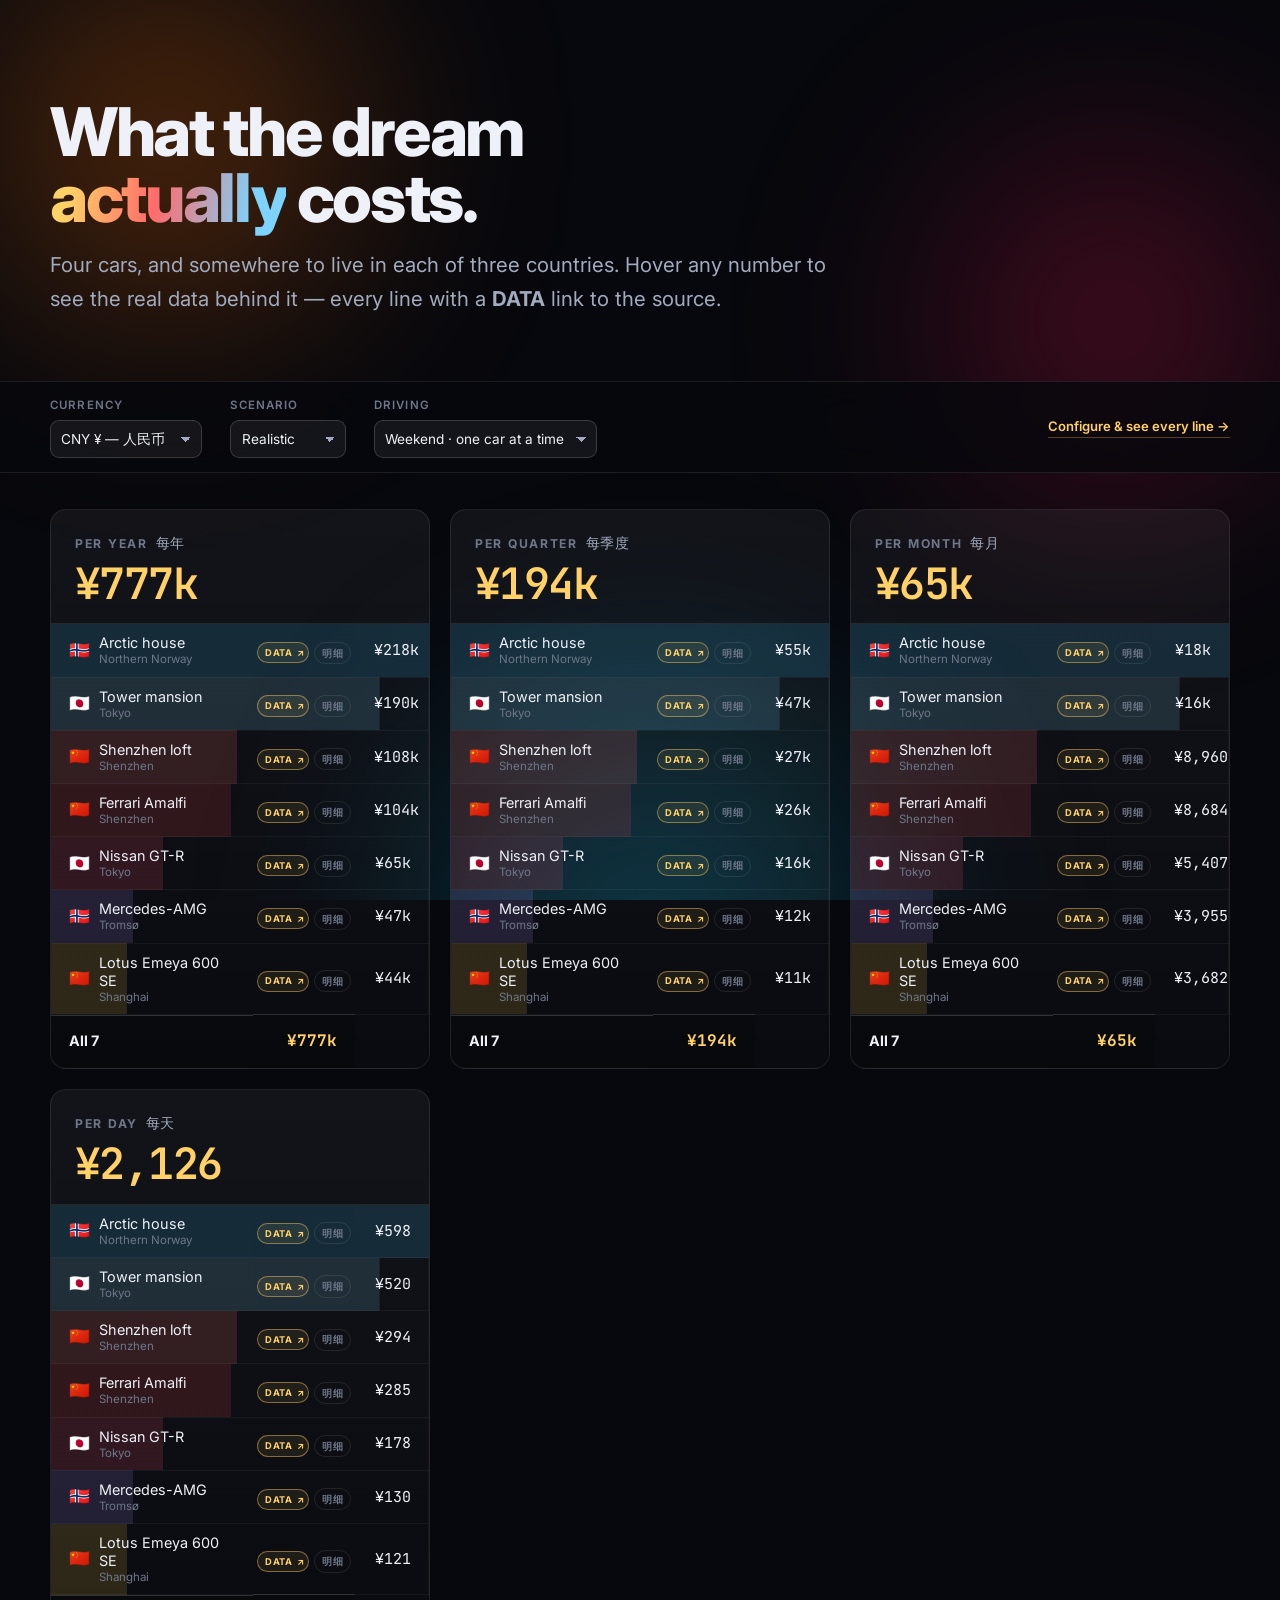
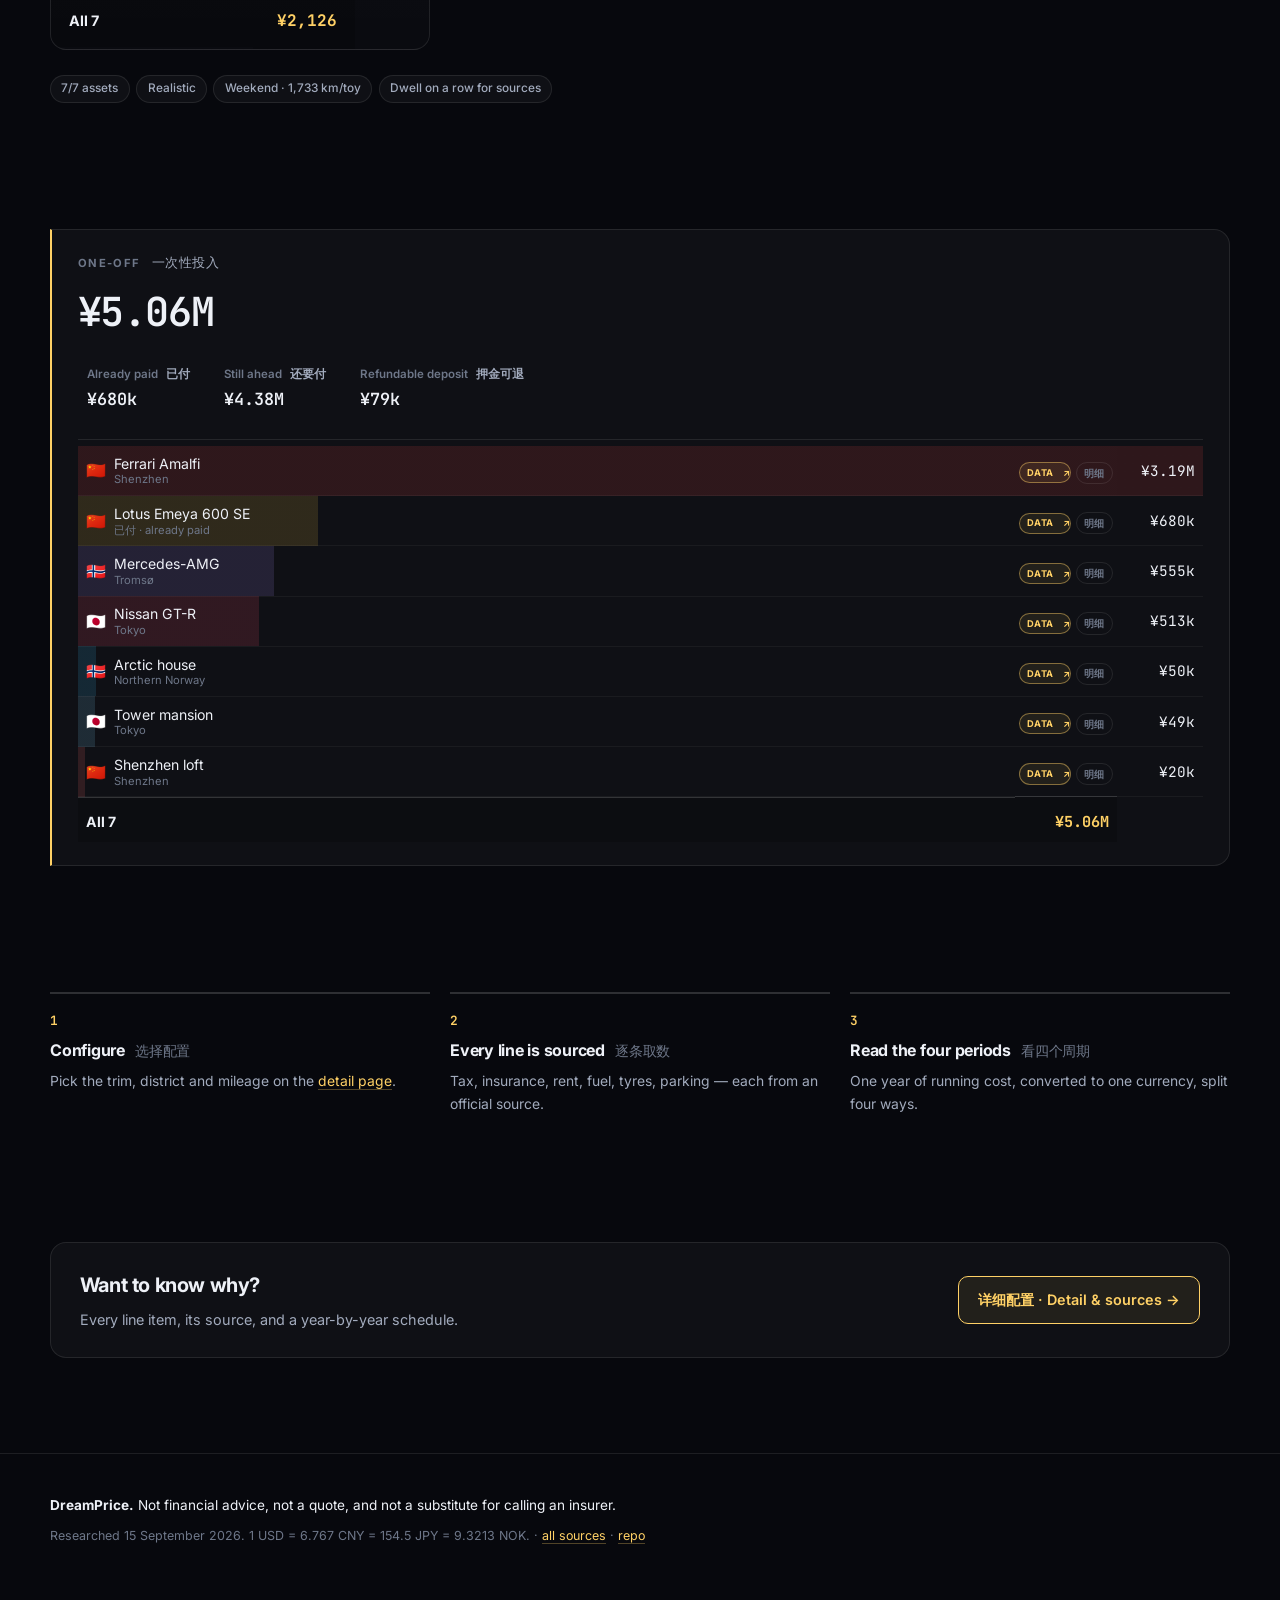
<file: index.html>
<!DOCTYPE html>
<html lang="en">
<head>
<meta charset="utf-8" />
<meta name="viewport" content="width=device-width, initial-scale=1" />
<title>DreamPrice — what the dream costs per year, quarter, month and day</title>
<meta name="description" content="What seven dream assets across China, Japan and Norway cost to keep — per year, per quarter, per month and per day. Every figure from a tax table, an official tariff or a live listing." />
<meta name="color-scheme" content="dark" />
<meta property="og:title" content="DreamPrice — what the dream actually costs" />
<meta property="og:description" content="Per year, per quarter, per month, per day. Seven assets, three countries, every figure sourced." />
<link rel="preconnect" href="https://fonts.googleapis.com" />
<link rel="preconnect" href="https://fonts.gstatic.com" crossorigin />
<link href="https://fonts.googleapis.com/css2?family=Inter:wght@400;500;600;700;800&family=JetBrains+Mono:wght@400;600&display=swap" rel="stylesheet" />
<link rel="stylesheet" href="./assets/css/styles.css" />
</head>
<body>

<div class="aurora" aria-hidden="true"><span></span><span></span><span></span></div>

<header class="hero hero-slim">
  <div class="wrap">
    <h1>What the dream<br /><em>actually</em> costs.</h1>
    <p class="lede">
      Four cars, and somewhere to live in each of three countries. Hover any number to see the
      real data behind it — every line with a <strong>DATA</strong> link to the source.
    </p>
  </div>
</header>

<nav class="controls" id="controls" aria-label="Model settings">
  <div class="wrap controls-inner">
    <label class="ctl">
      <span>Currency</span>
      <select id="currency">
        <option value="CNY">CNY ¥ — 人民币</option>
        <option value="JPY">JPY ¥ — 円</option>
        <option value="NOK">NOK kr — kroner</option>
        <option value="USD">USD $</option>
        <option value="EUR">EUR €</option>
      </select>
    </label>
    <label class="ctl">
      <span>Scenario</span>
      <select id="scenario">
        <option value="low">Optimistic</option>
        <option value="base">Realistic</option>
        <option value="high">Pessimistic</option>
      </select>
    </label>
    <label class="ctl">
      <span>Driving</span>
      <select id="drive-mode">
        <option value="weekend">Weekend · one car at a time</option>
        <option value="as_set">As dialled on detail</option>
      </select>
    </label>
    <a class="ctl-link" href="./details.html">Configure &amp; see every line →</a>
  </div>
</nav>

<main>

  <!-- The answer, four ways. Nothing else on this page competes with it. -->
  <section class="wrap band band-tight">
    <div class="periods" id="periods"></div>
  </section>

  <section class="wrap band">
    <div class="upfront" id="upfront"></div>
  </section>

  <section class="wrap band">
    <div class="steps">
      <div class="step">
        <b>1</b>
        <h3>Configure <small>选择配置</small></h3>
        <p>Pick the trim, district and mileage on the <a href="./details.html">detail page</a>.</p>
      </div>
      <div class="step">
        <b>2</b>
        <h3>Every line is sourced <small>逐条取数</small></h3>
        <p>Tax, insurance, rent, fuel, tyres, parking — each from an official source.</p>
      </div>
      <div class="step">
        <b>3</b>
        <h3>Read the four periods <small>看四个周期</small></h3>
        <p>One year of running cost, converted to one currency, split four ways.</p>
      </div>
    </div>
  </section>

  <section class="wrap band">
    <div class="cta">
      <div>
        <h2>Want to know why?</h2>
        <p>Every line item, its source, and a year-by-year schedule.</p>
      </div>
      <a class="btn" href="./details.html">详细配置 · Detail &amp; sources →</a>
    </div>
  </section>

</main>

<footer>
  <div class="wrap">
    <p><strong>DreamPrice.</strong> Not financial advice, not a quote, and not a substitute for calling an insurer.</p>
    <p class="muted">
      Researched <time datetime="2026-09-15">15 September 2026</time>.
      <span id="fx-stamp"></span>
      · <a href="./details.html#sources">all sources</a>
      · <a href="https://github.com/ETOgaosion/DreamPrice">repo</a>
    </p>
  </div>
</footer>

<script type="module" src="./assets/js/overview.js"></script>
</body>
</html>
</file>
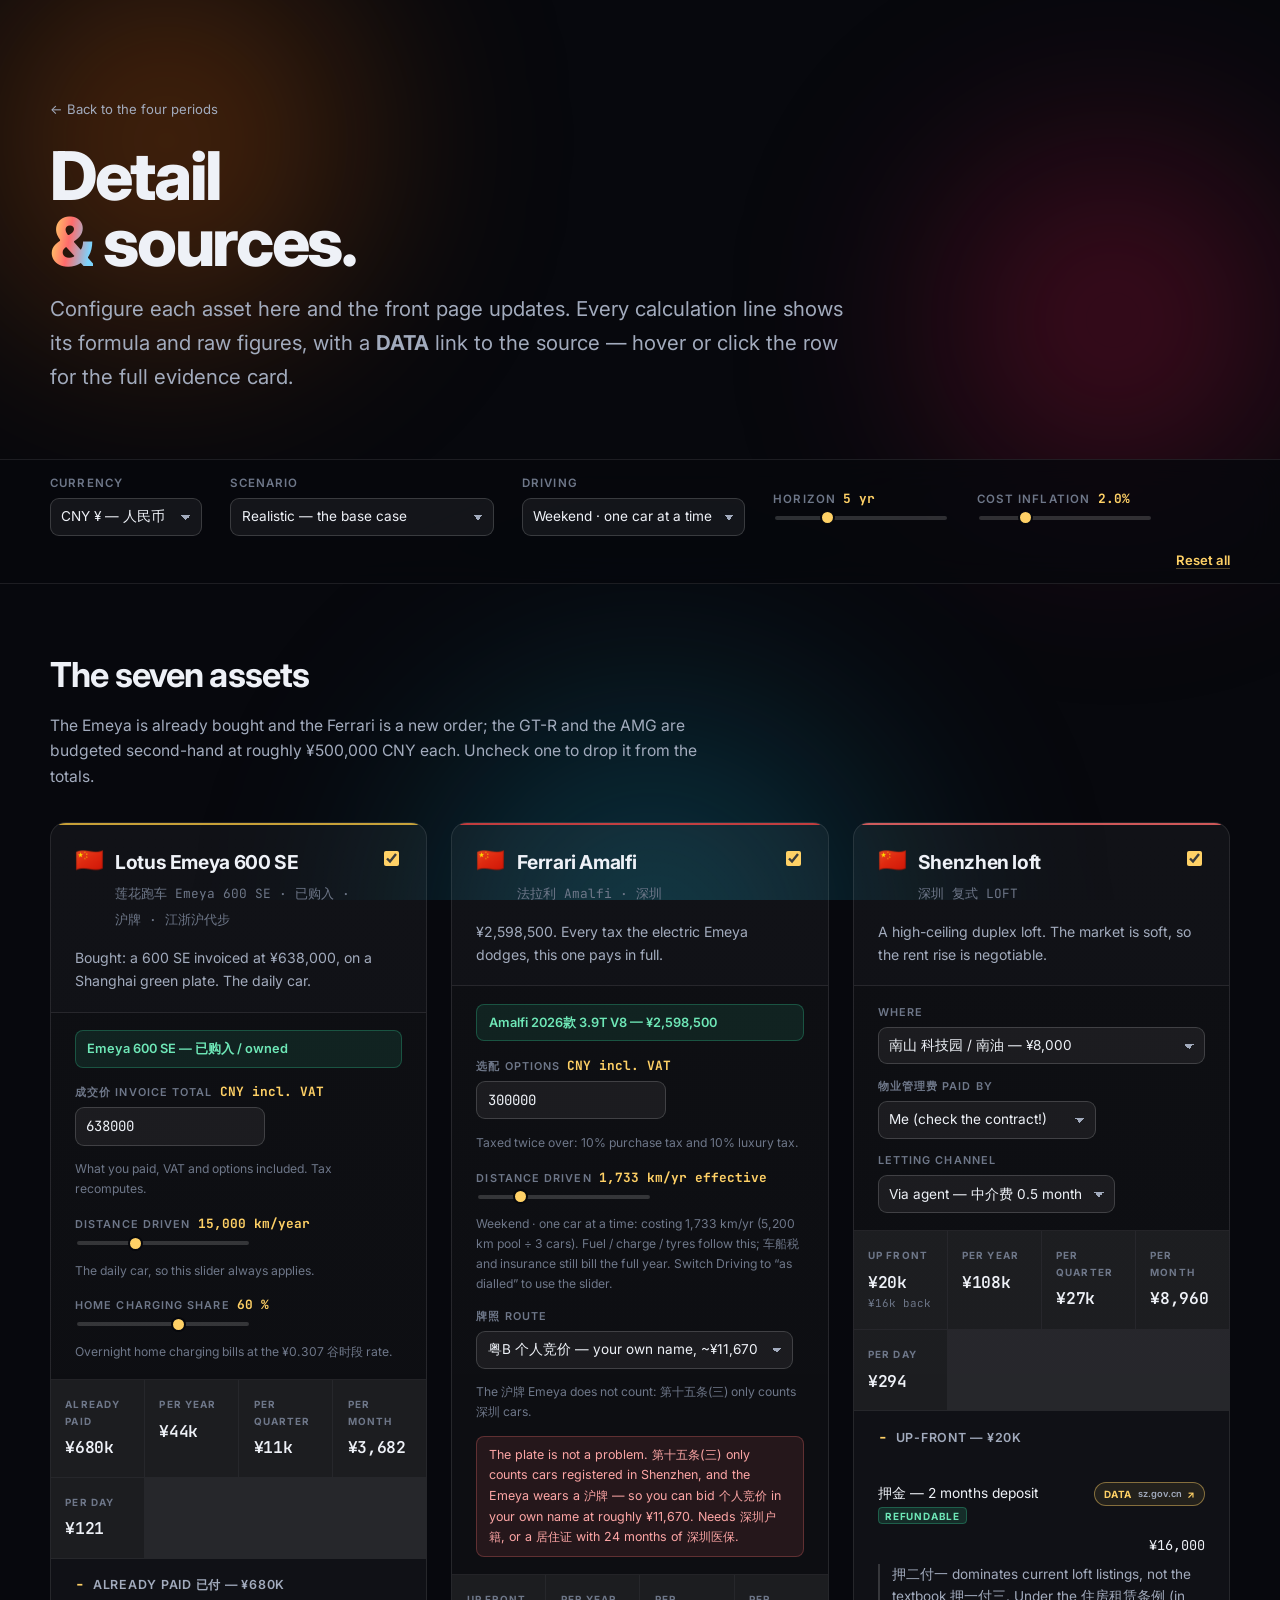
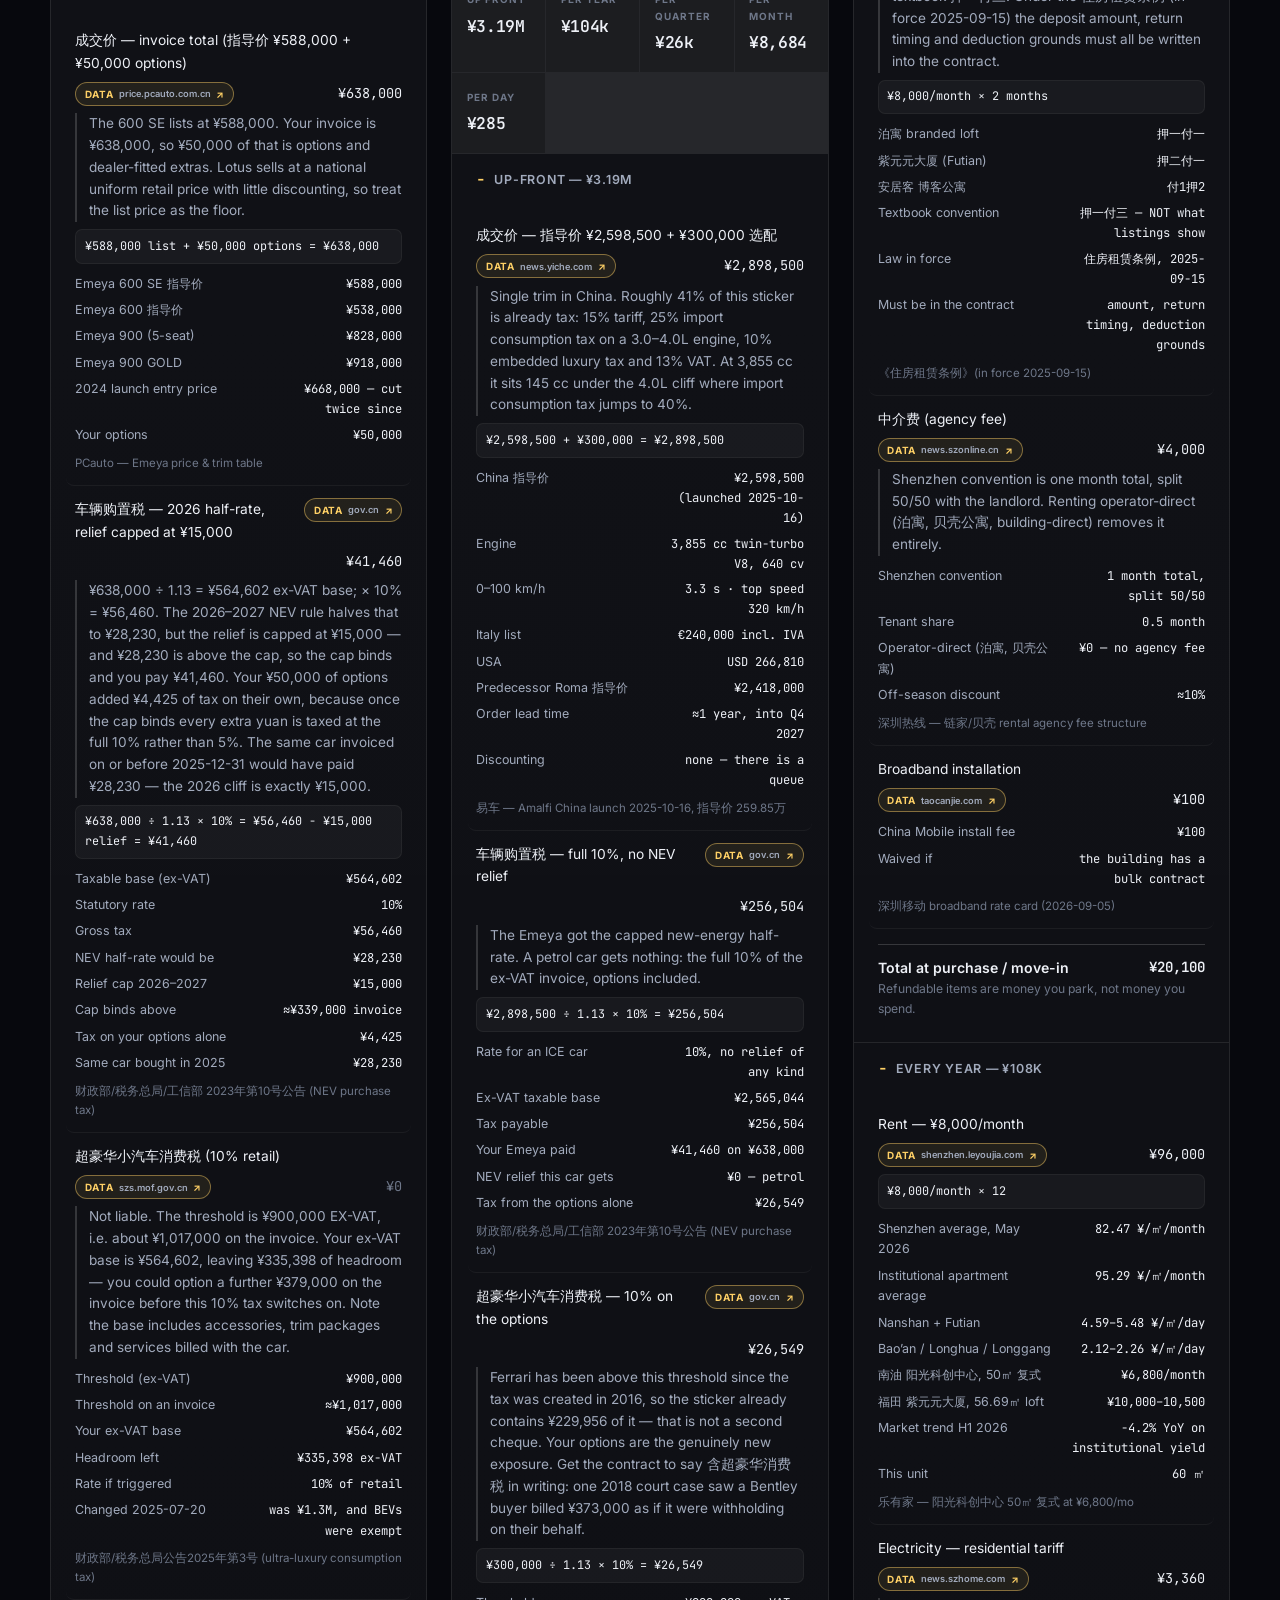
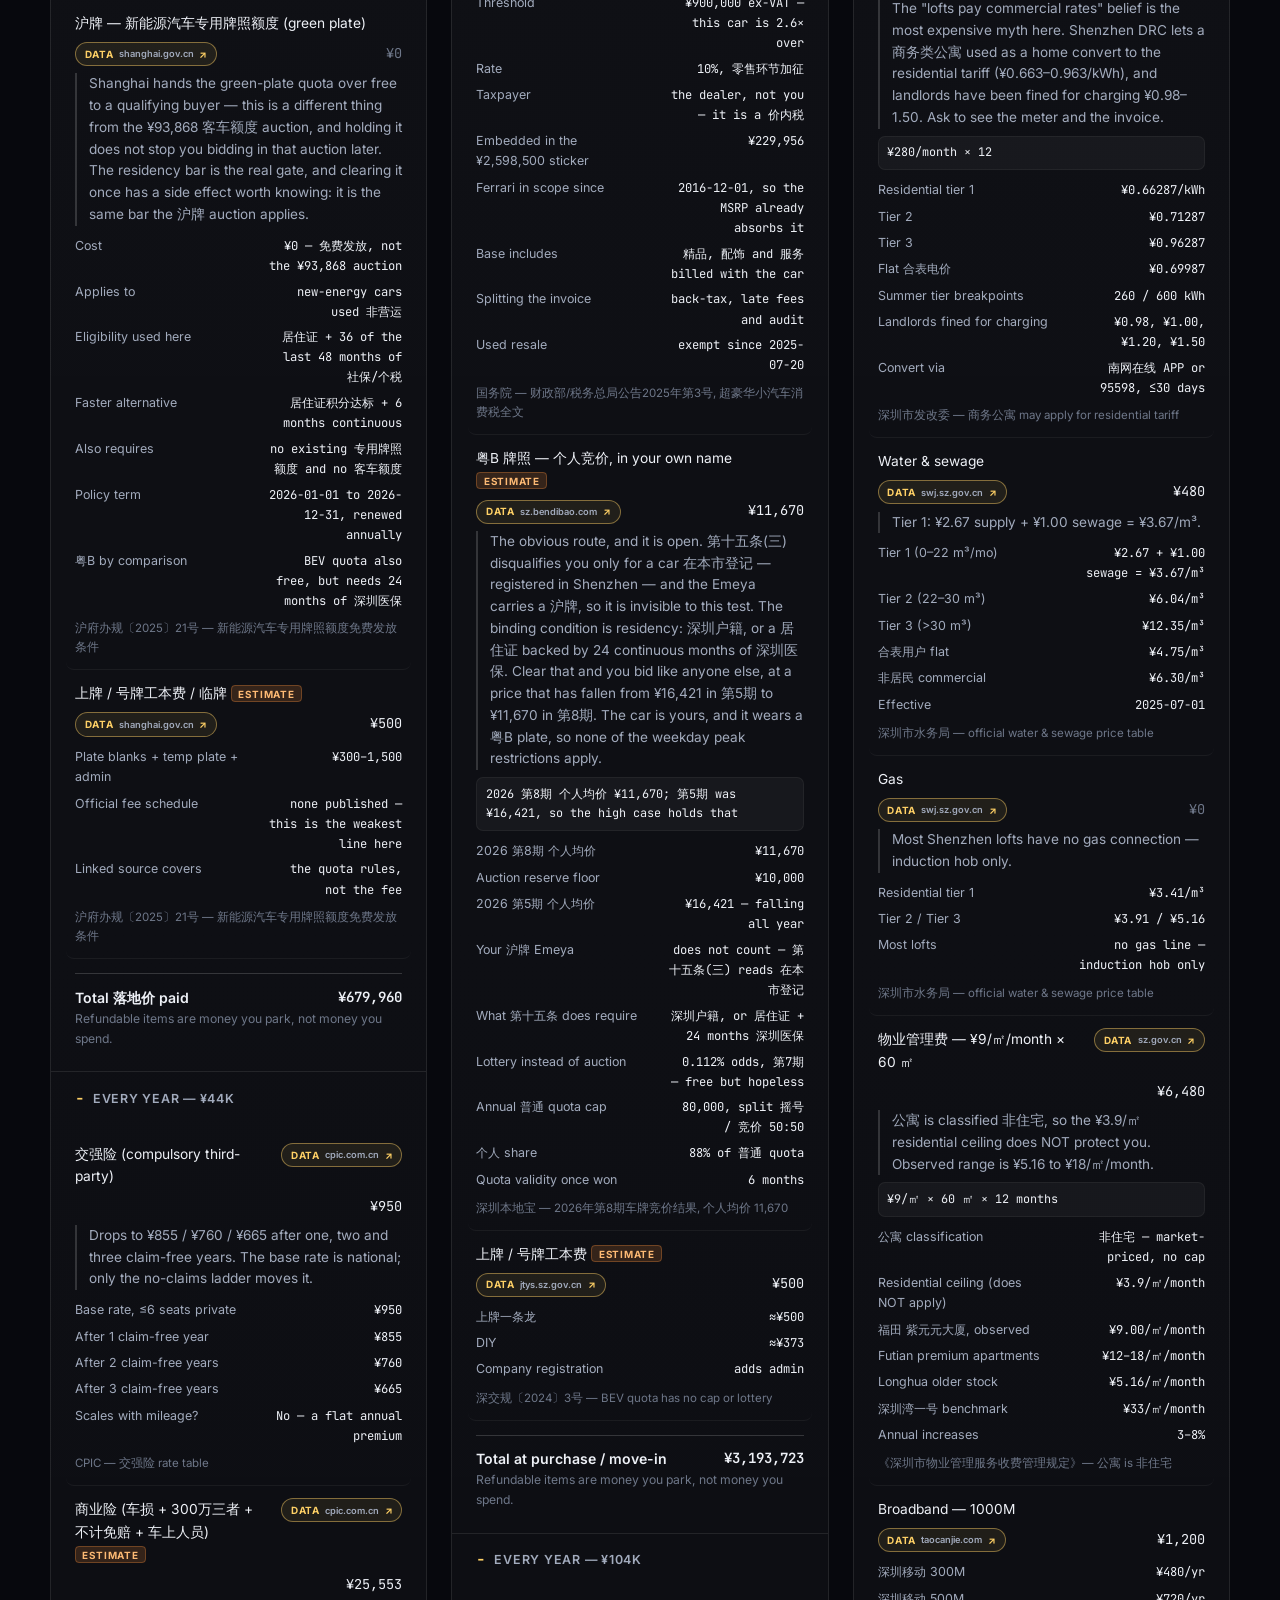
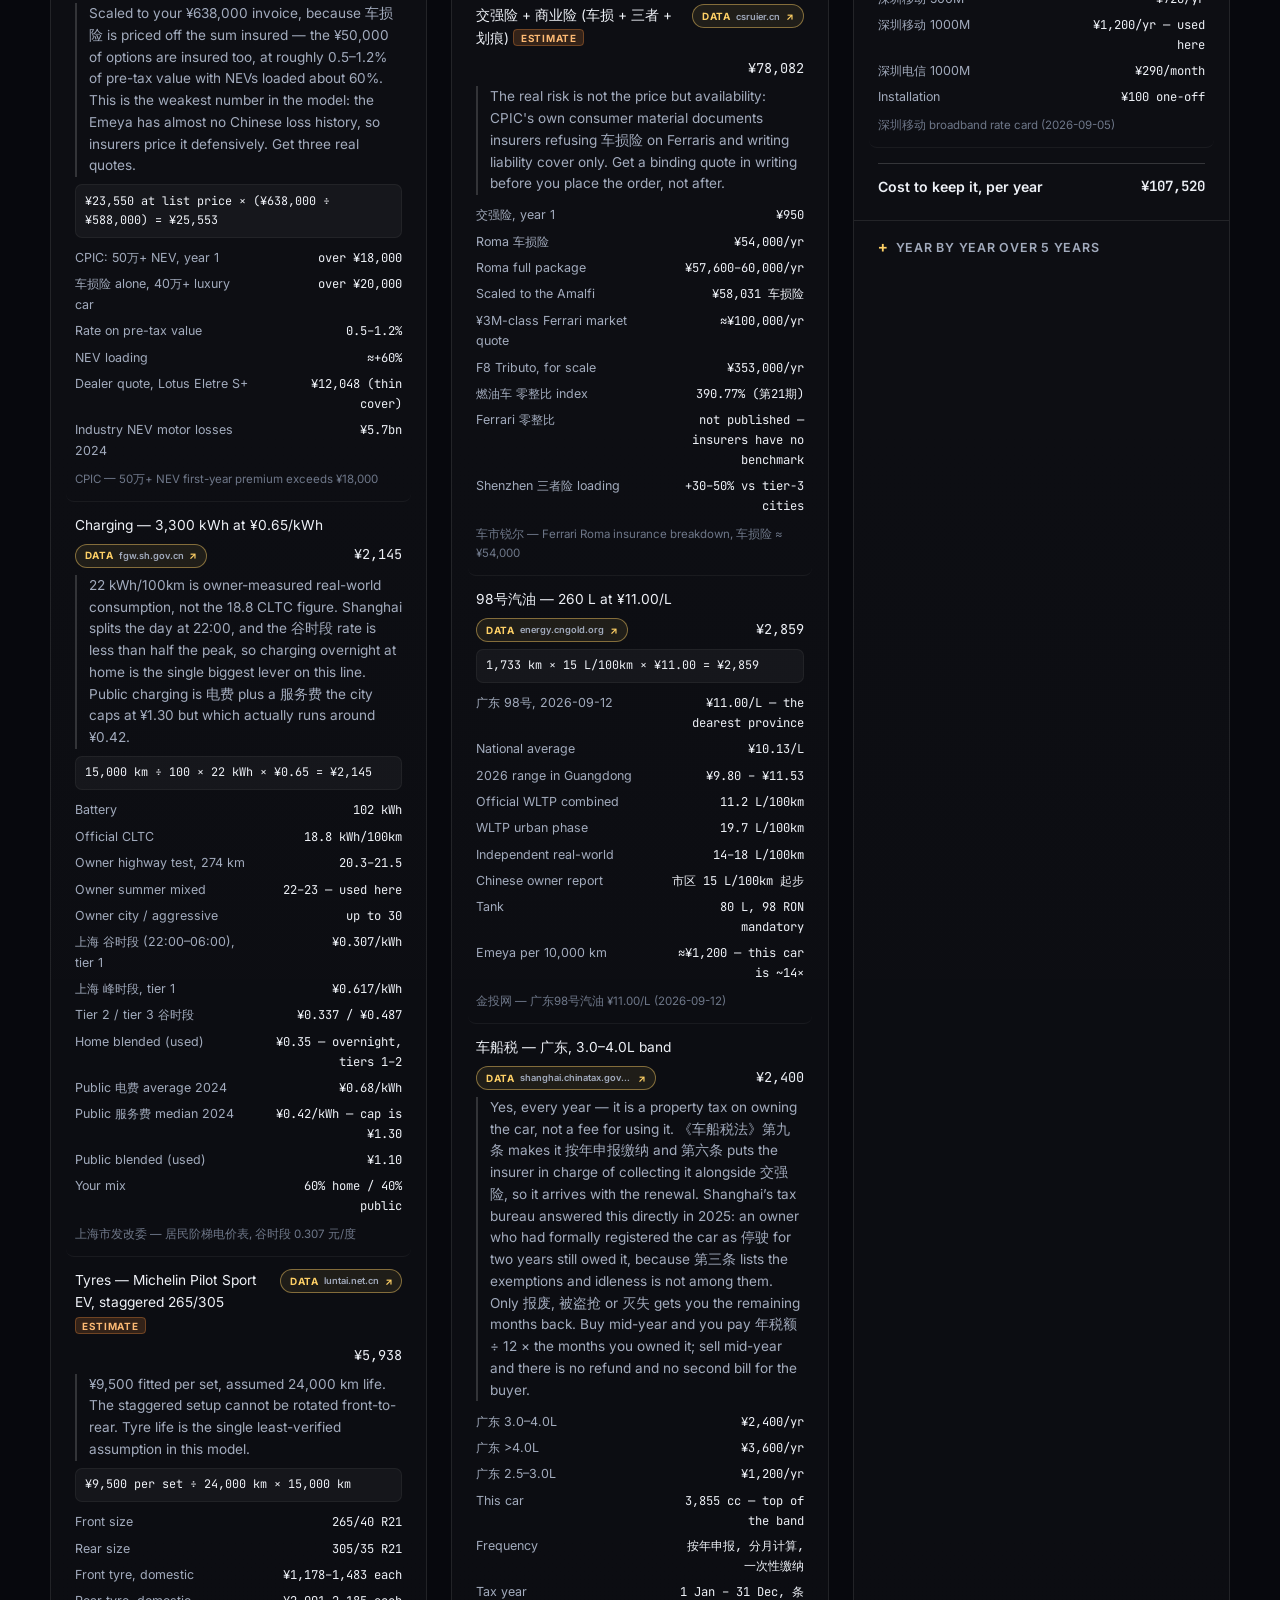
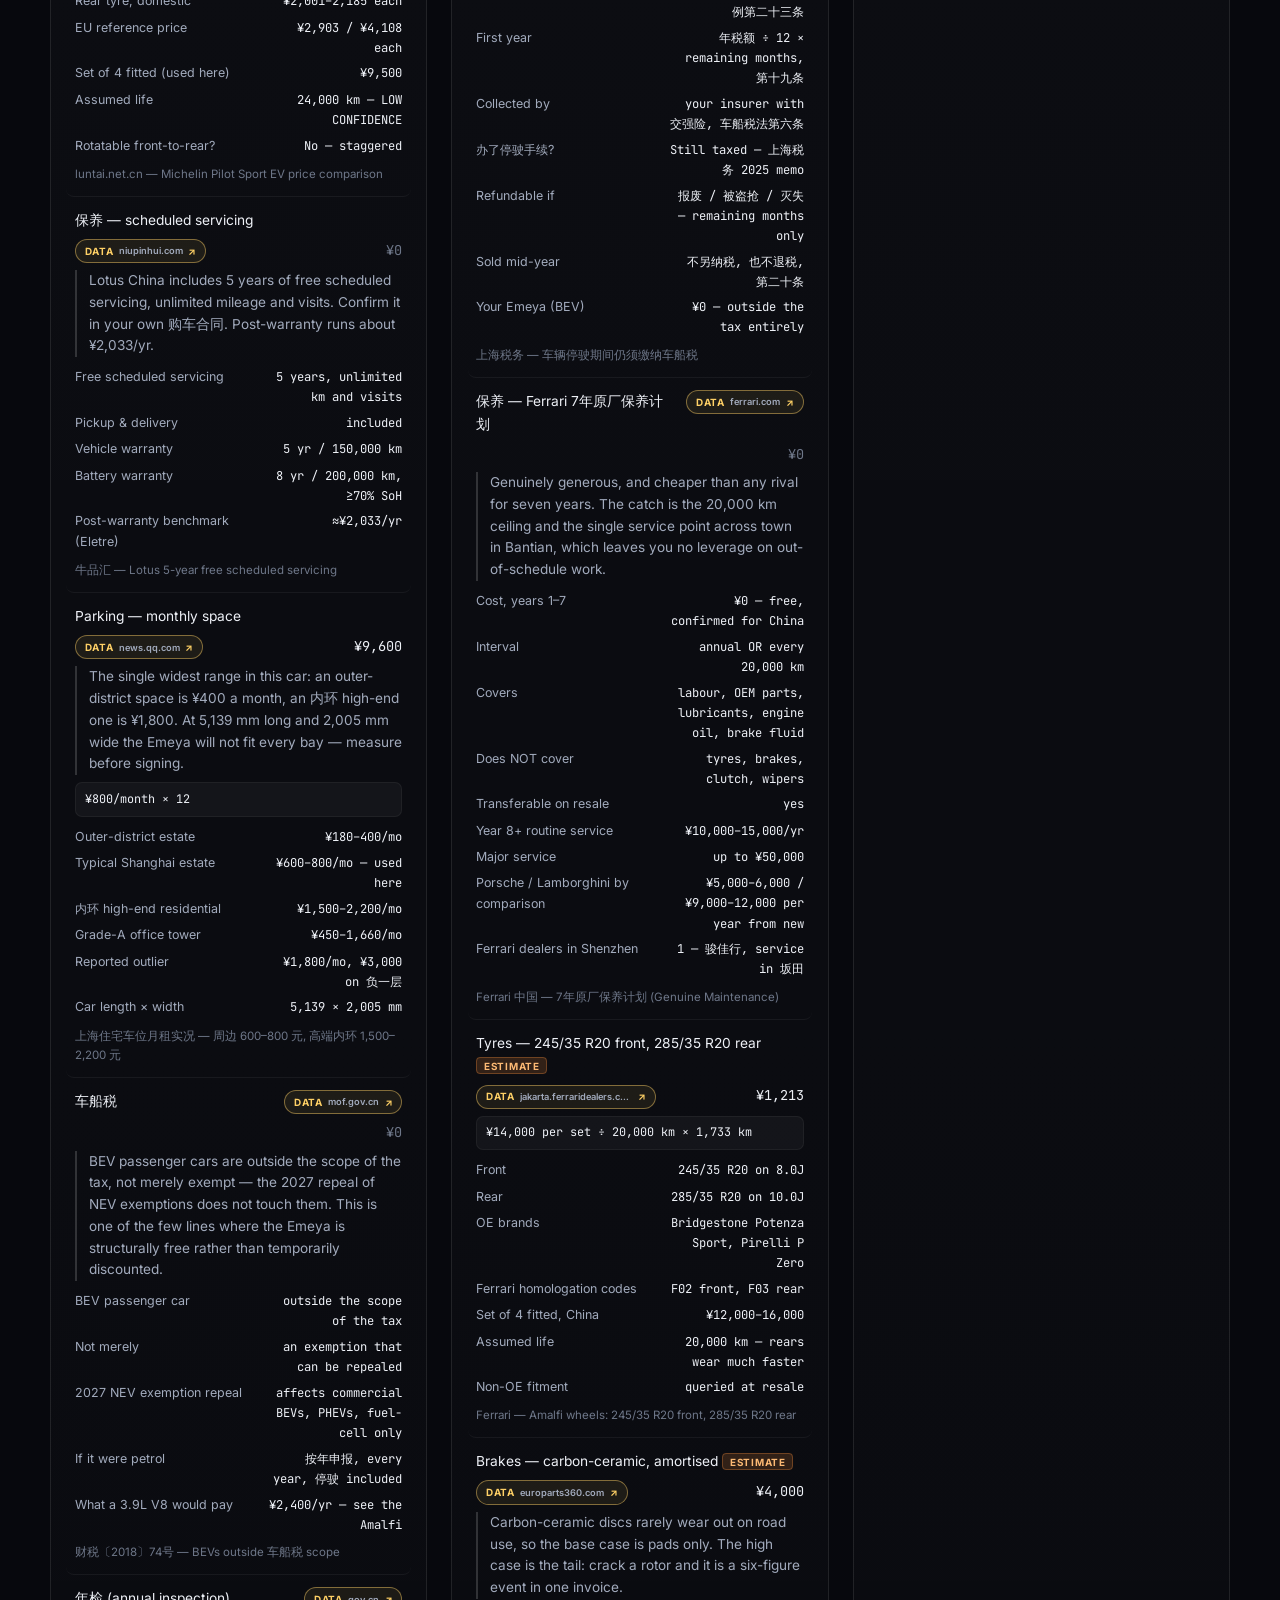
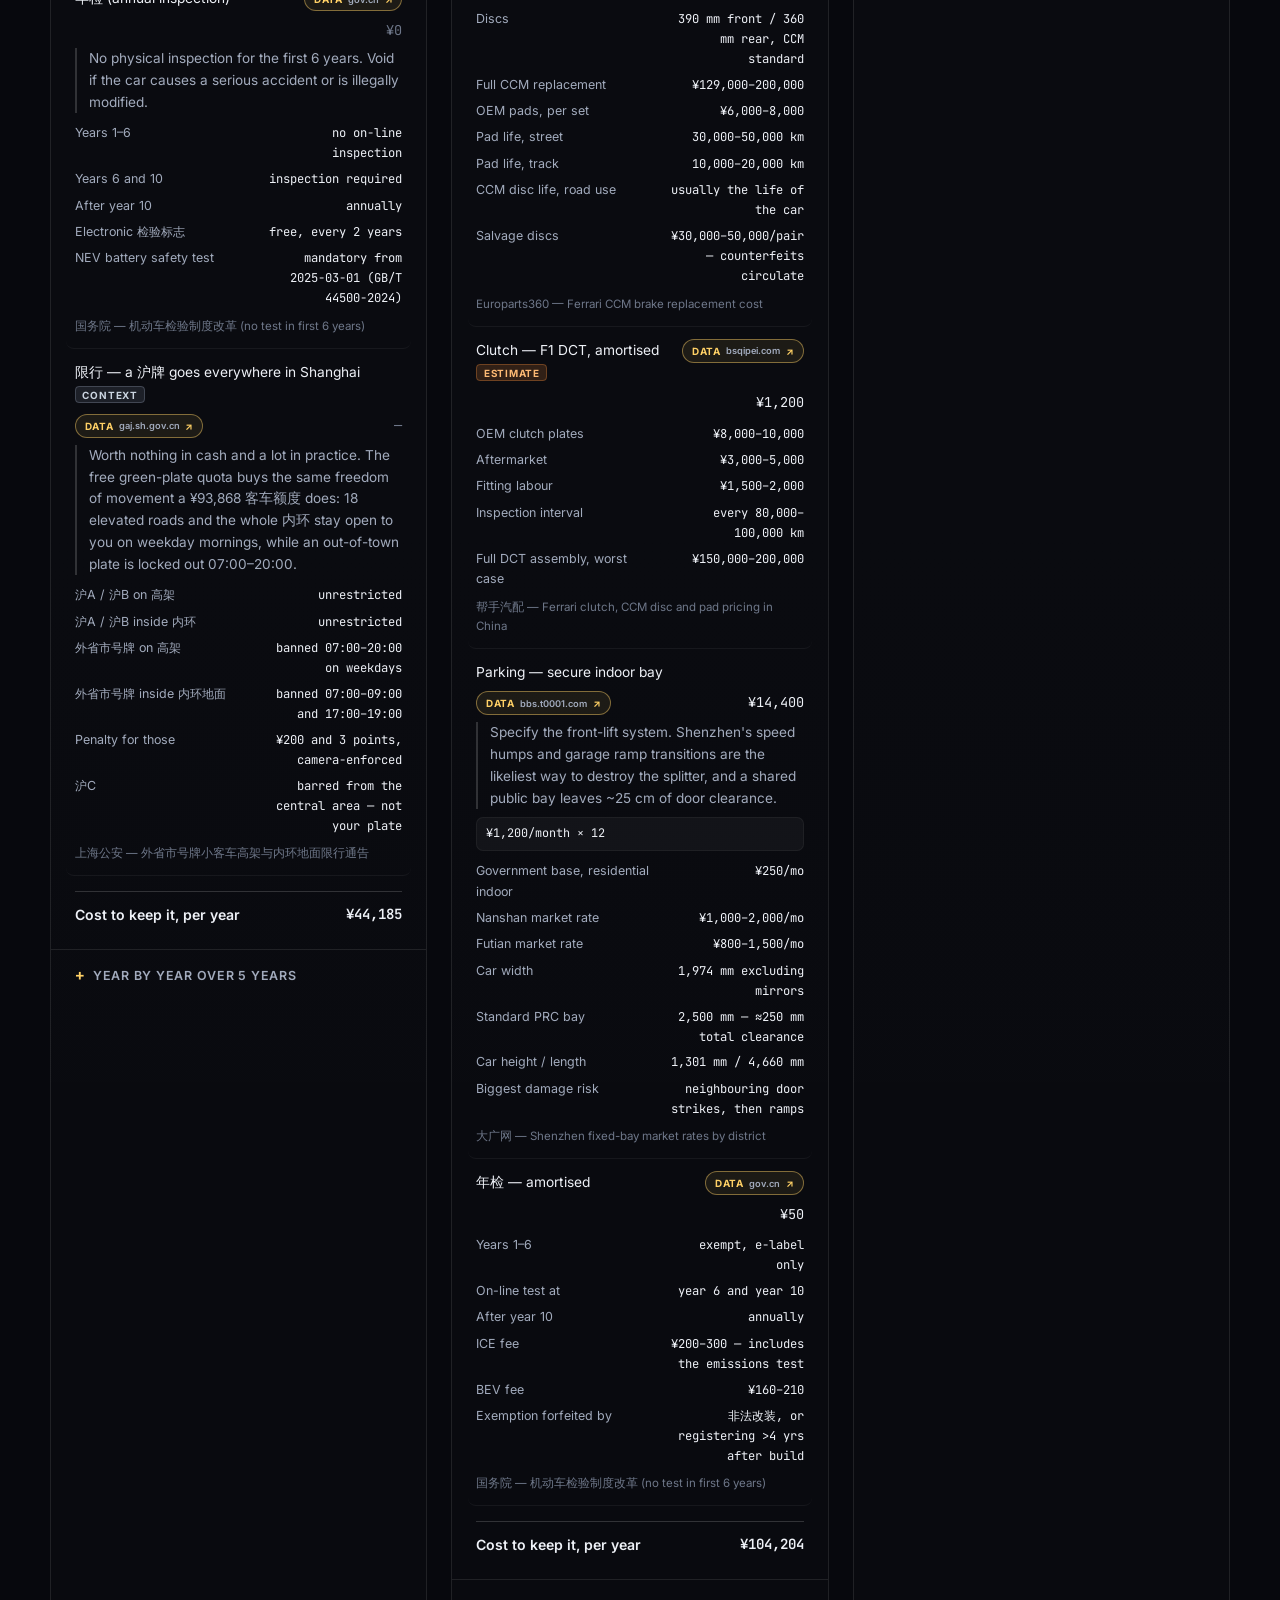
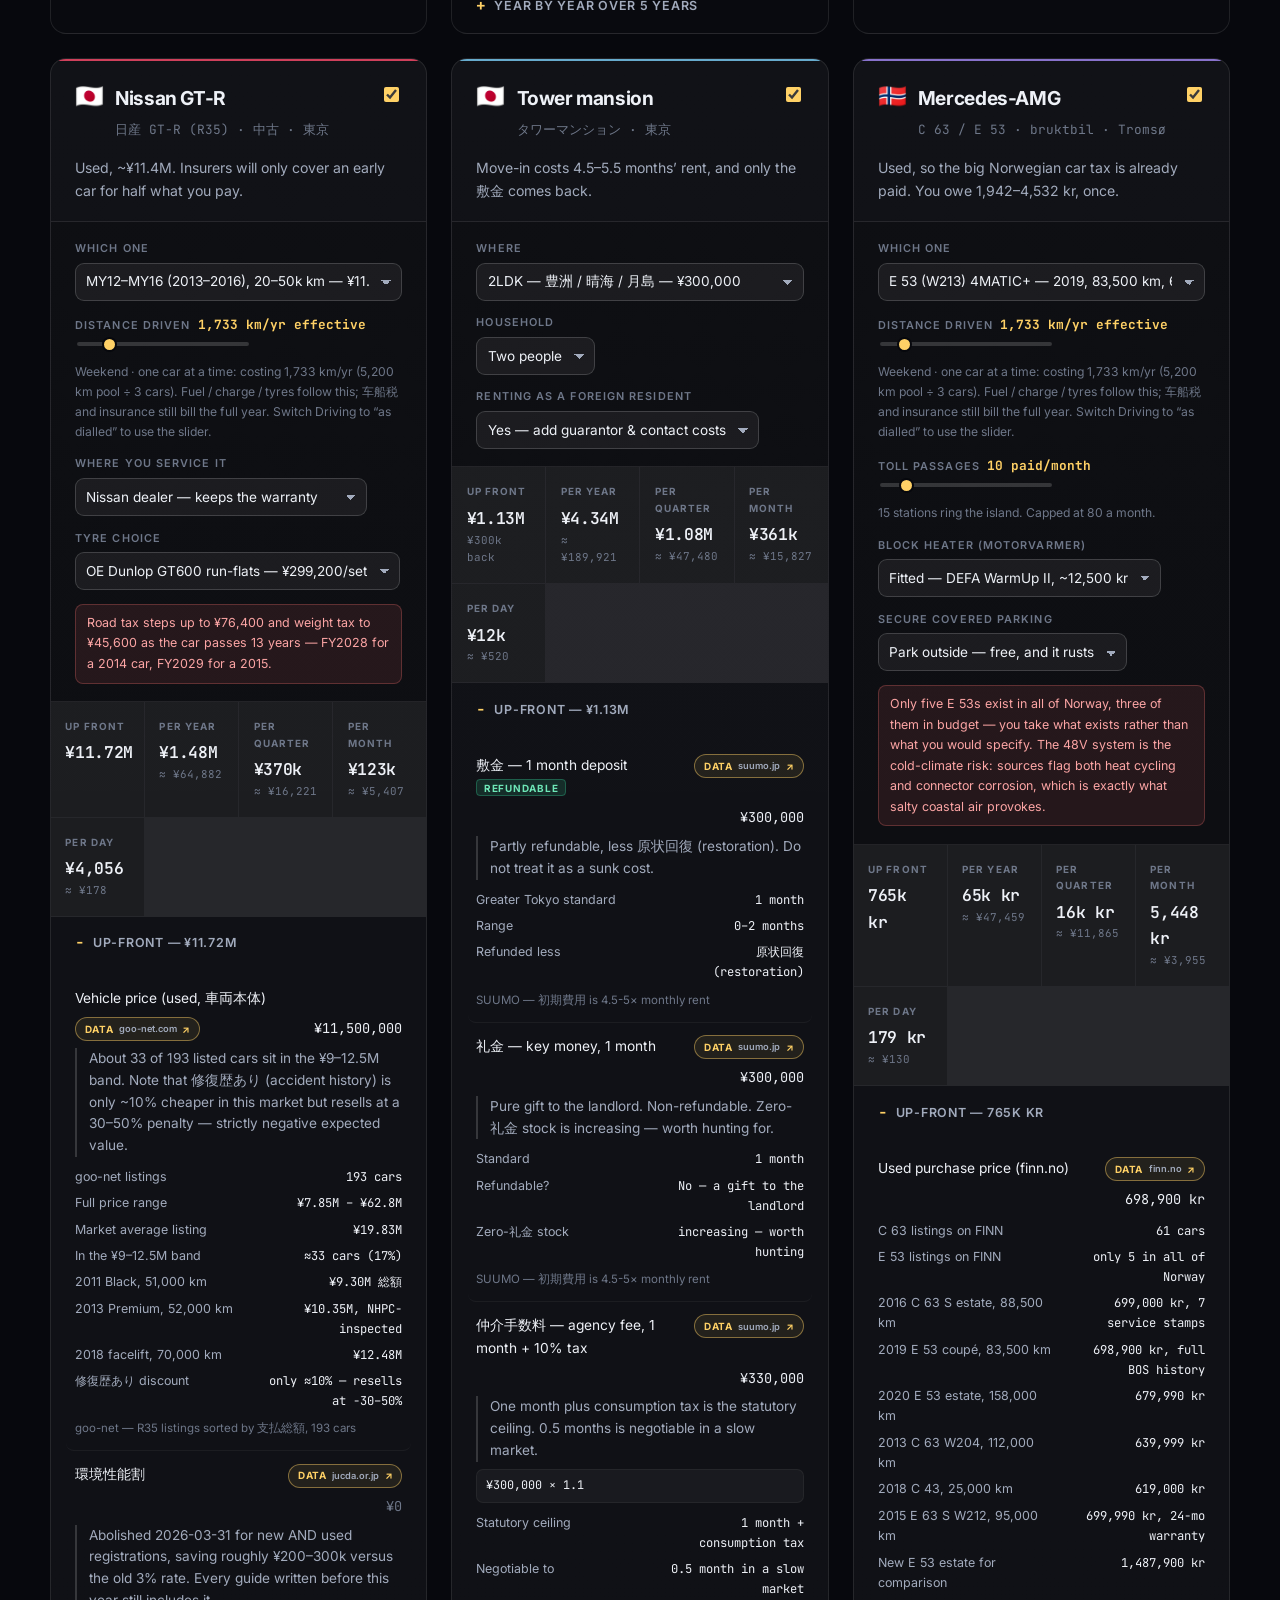
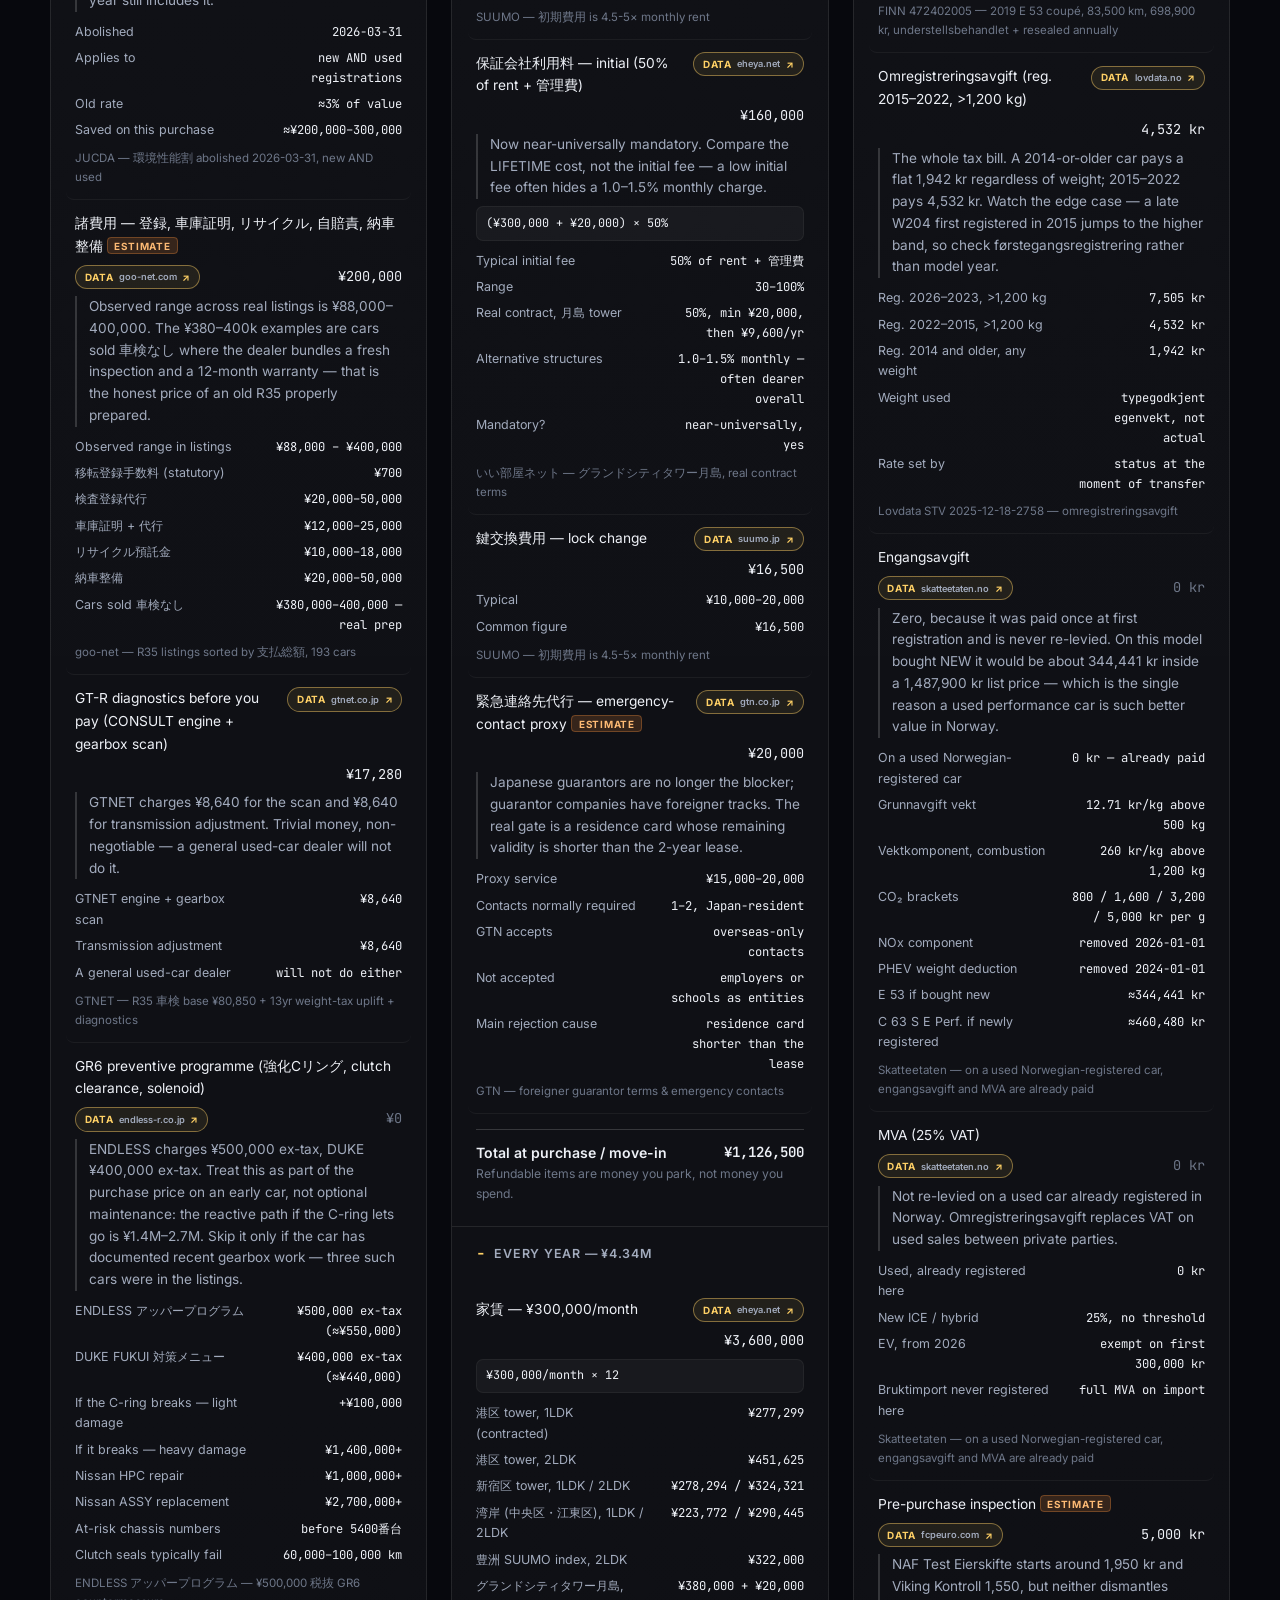
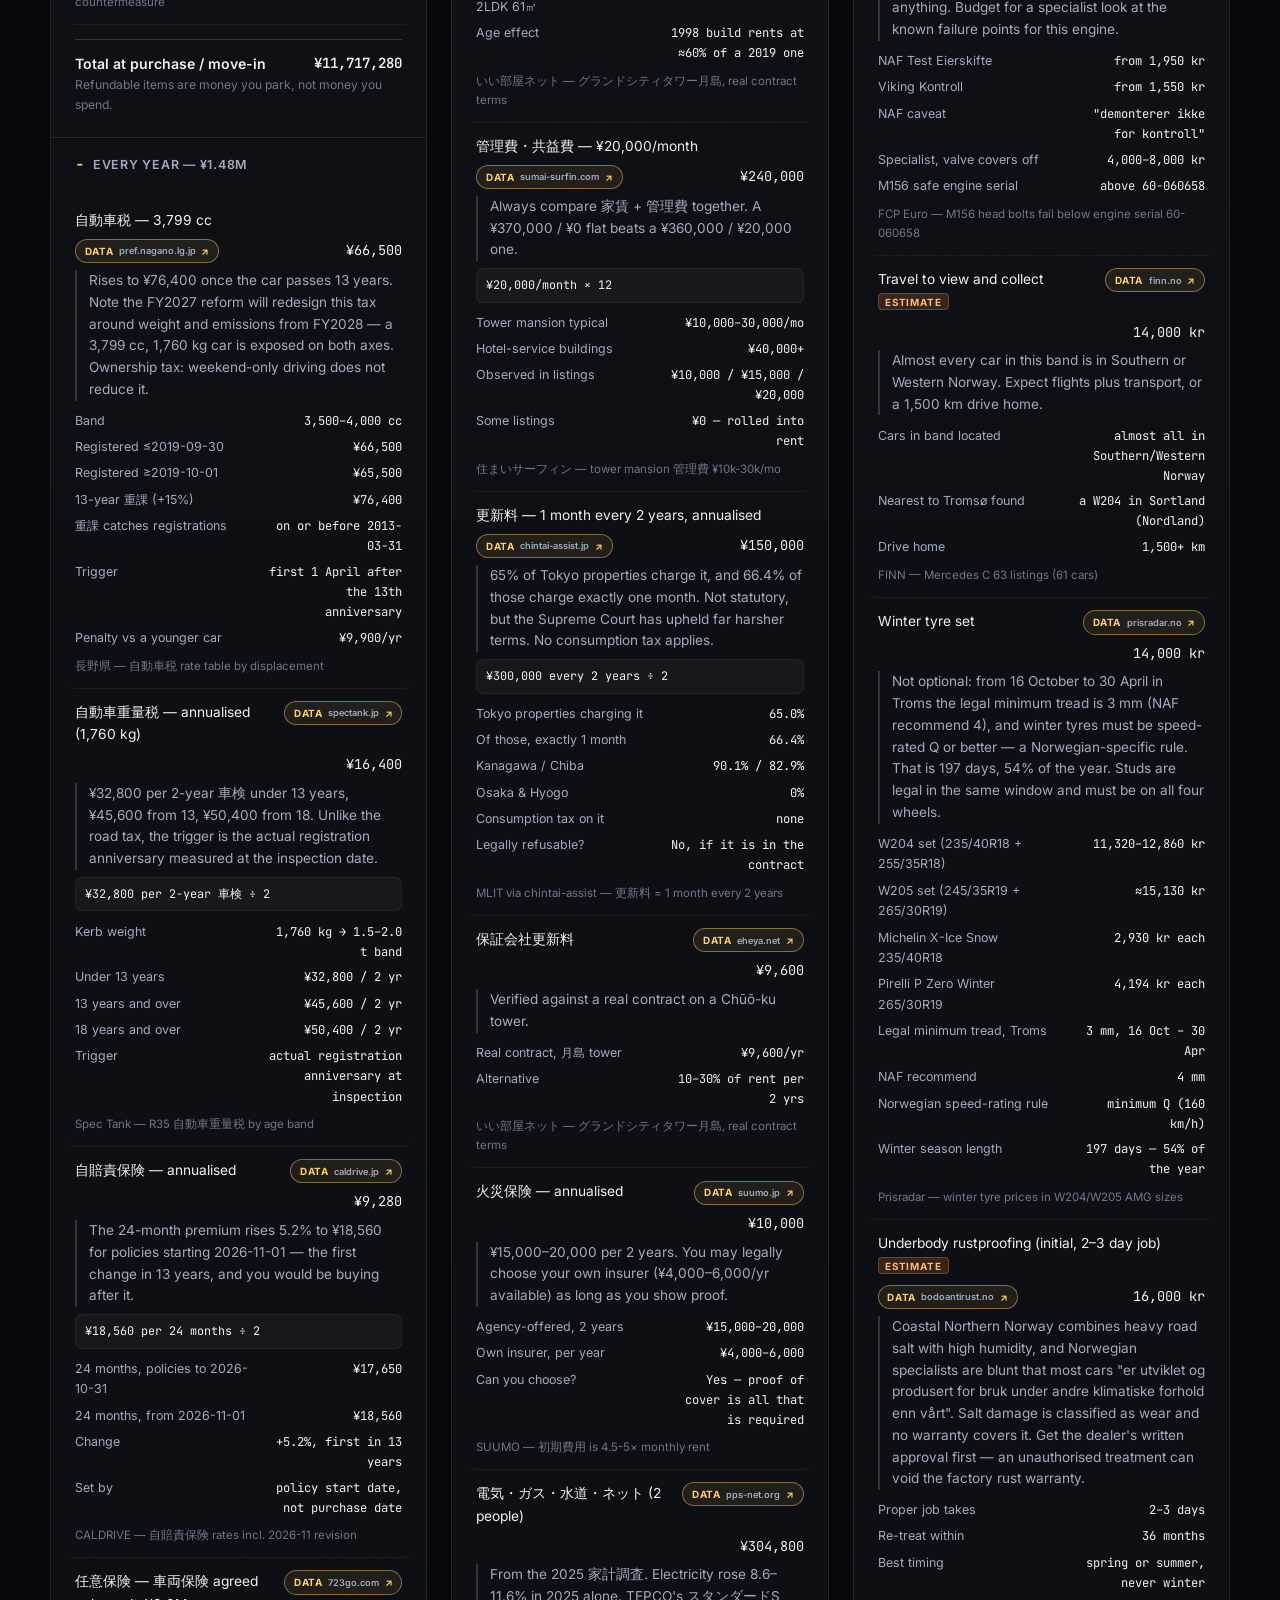
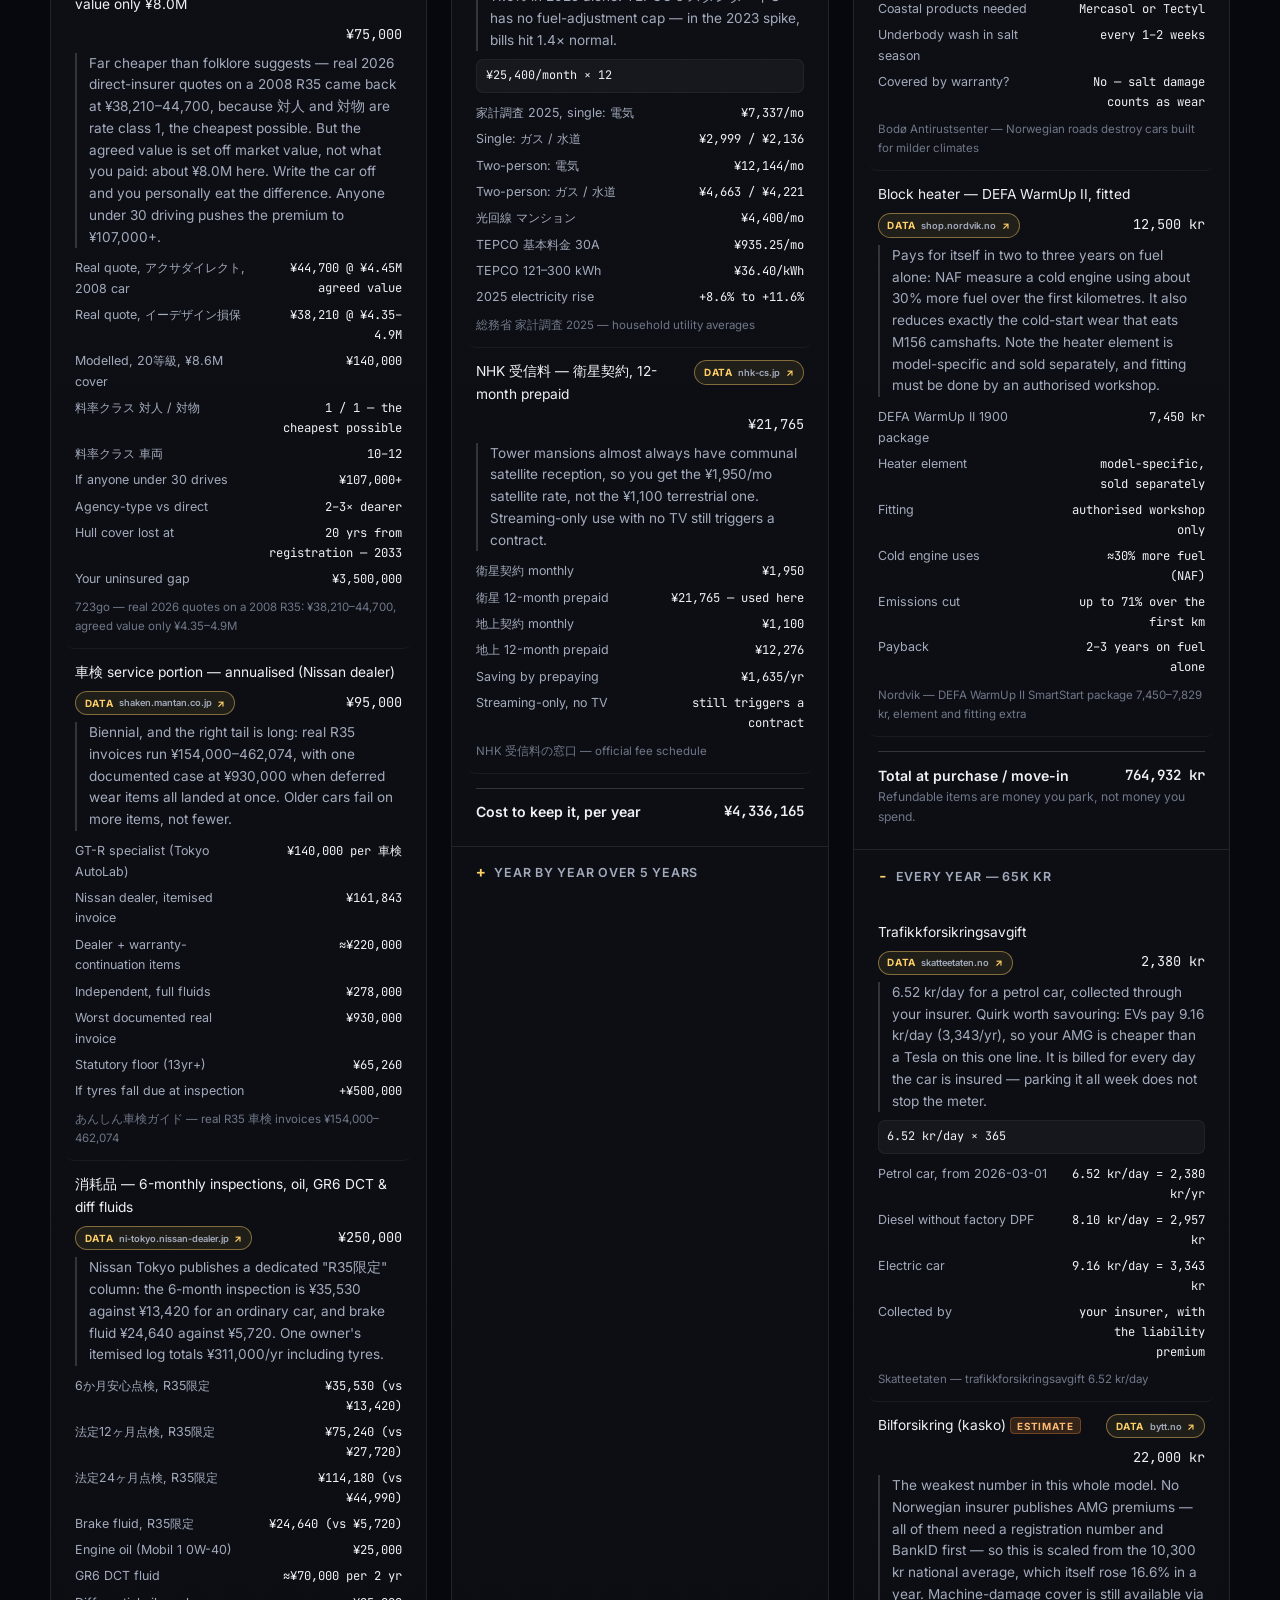
<file: details.html>
<!DOCTYPE html>
<html lang="en">
<head>
<meta charset="utf-8" />
<meta name="viewport" content="width=device-width, initial-scale=1" />
<title>Detail &amp; sources — DreamPrice</title>
<meta name="description" content="Every line item behind the DreamPrice figures: purchase taxes, insurance, rent, utilities, tyres, tolls and parking, each with its source." />
<meta name="color-scheme" content="dark" />
<link rel="preconnect" href="https://fonts.googleapis.com" />
<link rel="preconnect" href="https://fonts.gstatic.com" crossorigin />
<link href="https://fonts.googleapis.com/css2?family=Inter:wght@400;500;600;700;800&family=JetBrains+Mono:wght@400;600&display=swap" rel="stylesheet" />
<link rel="stylesheet" href="./assets/css/styles.css" />
</head>
<body>

<div class="aurora" aria-hidden="true"><span></span><span></span><span></span></div>

<header class="hero hero-slim">
  <div class="wrap">
    <p class="crumb"><a href="./index.html">← Back to the four periods</a></p>
    <h1>Detail<br /><em>&amp;</em> sources.</h1>
    <p class="lede">
      Configure each asset here and the front page updates. Every calculation line shows its formula and
      raw figures, with a <strong>DATA</strong> link to the source — hover or click the row for the full evidence card.
    </p>
  </div>
</header>

<nav class="controls" id="controls" aria-label="Model settings">
  <div class="wrap controls-inner">
    <label class="ctl">
      <span>Currency</span>
      <select id="currency">
        <option value="CNY">CNY ¥ — 人民币</option>
        <option value="JPY">JPY ¥ — 円</option>
        <option value="NOK">NOK kr — kroner</option>
        <option value="USD">USD $</option>
        <option value="EUR">EUR €</option>
      </select>
    </label>
    <label class="ctl">
      <span>Scenario</span>
      <select id="scenario">
        <option value="low">Optimistic — everything goes right</option>
        <option value="base">Realistic — the base case</option>
        <option value="high">Pessimistic — it all loads up</option>
      </select>
    </label>
    <label class="ctl">
      <span>Driving</span>
      <select id="drive-mode">
        <option value="weekend">Weekend · one car at a time</option>
        <option value="as_set">As dialled per car</option>
      </select>
    </label>
    <label class="ctl">
      <span>Horizon <b id="years-out">5 yr</b></span>
      <input type="range" id="years" min="1" max="15" step="1" value="5" />
    </label>
    <label class="ctl">
      <span>Cost inflation <b id="inflation-out">2%</b></span>
      <input type="range" id="inflation" min="0" max="8" step="0.5" value="2" />
    </label>
    <button class="ctl-link" id="reset" type="button">Reset all</button>
  </div>
</nav>

<main>

  <section class="wrap band">
    <div class="section-head">
      <h2>The seven assets</h2>
      <p>
        The Emeya is already bought and the Ferrari is a new order; the GT-R and the AMG are budgeted
        second-hand at roughly ¥500,000 CNY each. Uncheck one to drop it from the totals.
      </p>
    </div>
    <div class="assets" id="assets"></div>
  </section>

  <section class="wrap band">
    <div class="section-head">
      <h2>Where the money goes</h2>
      <p>
        One year of running cost, split by what you are buying. The purchase price is not in here —
        you pay that once. All bars share one scale.
      </p>
    </div>
    <div class="chart" id="chart"></div>
    <div class="legend" id="legend"></div>
  </section>

  <section class="wrap band">
    <div class="section-head">
      <h2>Things the numbers don't tell you</h2>
      <p>Findings from the research that change the decision, not just the arithmetic.</p>
    </div>
    <div class="caveats" id="caveats"></div>
  </section>

  <section class="wrap band" id="sources">
    <div class="section-head">
      <h2>Sources</h2>
      <p>
        Tax tables, tariff schedules, statistical bureaux and price lists. Anything I had to derive is
        marked <span class="pill est">estimate</span> above.
      </p>
    </div>
    <div class="sources" id="sources-list"></div>
  </section>

</main>

<footer>
  <div class="wrap">
    <p><strong>DreamPrice.</strong> <a href="./index.html">Back to the four periods →</a></p>
    <p class="muted">
      Researched <time datetime="2026-09-15">15 September 2026</time>. FX rates are fixed, not live.
      · <a href="https://github.com/ETOgaosion/DreamPrice">repo</a>
    </p>
  </div>
</footer>

<script type="module" src="./assets/js/details.js"></script>
</body>
</html>
</file>
<file: assets/css/styles.css>
:root {
  --bg: #07080d;
  --bg-2: #0d0f18;
  --panel: rgba(255, 255, 255, 0.035);
  --panel-2: rgba(255, 255, 255, 0.06);
  --line: rgba(255, 255, 255, 0.09);
  --line-2: rgba(255, 255, 255, 0.16);
  --ink: #eef1f7;
  --ink-dim: #a2abbd;
  --ink-faint: #6e7789;
  --accent: #ffd166;
  --radius: 16px;
  --mono: 'JetBrains Mono', ui-monospace, SFMono-Regular, Menlo, monospace;
}

* { box-sizing: border-box; }

html { scroll-behavior: smooth; }

body {
  margin: 0;
  background: var(--bg);
  color: var(--ink);
  font-family: Inter, -apple-system, BlinkMacSystemFont, 'Segoe UI', system-ui, sans-serif;
  font-size: 16px;
  line-height: 1.65;
  -webkit-font-smoothing: antialiased;
  overflow-x: hidden;
}

a { color: var(--accent); text-decoration: none; border-bottom: 1px solid rgba(255, 209, 102, 0.3); }
a:hover { border-bottom-color: var(--accent); }

.wrap { width: min(1180px, calc(100% - 2.5rem)); margin-inline: auto; }

/* ---------- aurora backdrop ---------- */
.aurora { position: fixed; inset: 0; z-index: -1; overflow: hidden; }
.aurora span {
  position: absolute; border-radius: 50%; filter: blur(90px); opacity: 0.5;
}
.aurora span:nth-child(1) { width: 46vw; height: 46vw; left: -10vw; top: -12vw; background: radial-gradient(circle, #b45309, transparent 68%); }
.aurora span:nth-child(2) { width: 42vw; height: 42vw; right: -8vw; top: 4vw; background: radial-gradient(circle, #9f1239, transparent 68%); }
.aurora span:nth-child(3) { width: 54vw; height: 54vw; left: 24vw; top: 46vw; background: radial-gradient(circle, #0e7490, transparent 70%); }

/* ---------- hero ---------- */
.hero { padding: clamp(4rem, 11vh, 8rem) 0 clamp(2.5rem, 6vh, 4rem); }
.kicker {
  font-size: 0.78rem; letter-spacing: 0.14em; text-transform: uppercase;
  color: var(--ink-faint); margin: 0 0 1.4rem; font-weight: 600;
}
.hero h1 {
  font-size: clamp(2.7rem, 8.5vw, 5.6rem); line-height: 0.98; letter-spacing: -0.035em;
  font-weight: 800; margin: 0 0 1.6rem;
}
.hero h1 em {
  font-style: normal;
  background: linear-gradient(100deg, #ffd166 10%, #ff6b6b 45%, #7dd3fc 85%);
  -webkit-background-clip: text; background-clip: text; color: transparent;
}
.lede { font-size: clamp(1.02rem, 1.9vw, 1.28rem); color: var(--ink-dim); max-width: 62ch; margin: 0 0 1.8rem; }
.stamp { font-family: var(--mono); font-size: 0.78rem; color: var(--ink-faint); margin: 0; }

/* ---------- controls ---------- */
.controls {
  position: sticky; top: 0; z-index: 40;
  background: rgba(7, 8, 13, 0.82);
  backdrop-filter: blur(18px) saturate(1.4);
  border-top: 1px solid var(--line); border-bottom: 1px solid var(--line);
}
.controls-inner {
  display: flex; flex-wrap: wrap; gap: 1rem 1.75rem; align-items: center;
  padding: 0.9rem 0;
}
.ctl { display: flex; flex-direction: column; gap: 0.3rem; font-size: 0.72rem; }
.ctl > span {
  letter-spacing: 0.1em; text-transform: uppercase; color: var(--ink-faint); font-weight: 600;
  display: flex; gap: 0.45rem; align-items: baseline;
}
.ctl > span b { font-family: var(--mono); color: var(--accent); letter-spacing: 0; text-transform: none; font-size: 0.8rem; }
.ctl.toggle { flex-direction: row; align-items: center; gap: 0.5rem; }
.ctl.toggle span { text-transform: none; letter-spacing: 0; font-size: 0.82rem; color: var(--ink-dim); }

select, input[type='number'] {
  appearance: none; background: var(--panel-2); color: var(--ink);
  border: 1px solid var(--line-2); border-radius: 9px;
  padding: 0.42rem 2rem 0.42rem 0.65rem; font: inherit; font-size: 0.85rem;
  background-image: linear-gradient(45deg, transparent 50%, var(--ink-dim) 50%), linear-gradient(135deg, var(--ink-dim) 50%, transparent 50%);
  background-position: calc(100% - 15px) 52%, calc(100% - 10px) 52%;
  background-size: 5px 5px, 5px 5px; background-repeat: no-repeat;
  cursor: pointer; max-width: 100%; min-width: 0; box-sizing: border-box;
}
select:focus-visible, input:focus-visible { outline: 2px solid var(--accent); outline-offset: 2px; }
option { background: #14161f; color: var(--ink); }

input[type='range'] {
  appearance: none; width: 172px; height: 4px; border-radius: 3px;
  background: var(--line-2); cursor: pointer;
}
input[type='range']::-webkit-slider-thumb {
  appearance: none; width: 15px; height: 15px; border-radius: 50%;
  background: var(--accent); border: 2px solid var(--bg); cursor: grab;
}
input[type='range']::-moz-range-thumb {
  width: 15px; height: 15px; border-radius: 50%; background: var(--accent);
  border: 2px solid var(--bg); cursor: grab;
}
input[type='checkbox'] { accent-color: var(--accent); width: 15px; height: 15px; cursor: pointer; }

/* ---------- sections ---------- */
.band { padding: clamp(2.75rem, 7vh, 4.75rem) 0; }
.section-head { max-width: 68ch; margin-bottom: 2rem; }
.section-head h2 {
  font-size: clamp(1.5rem, 3.4vw, 2.15rem); letter-spacing: -0.025em; font-weight: 700;
  margin: 0 0 0.55rem;
}
.section-head p { color: var(--ink-dim); margin: 0; font-size: 0.98rem; }

/* ---------- overview: four period tables ---------- */
.band-tight { padding-top: clamp(1.75rem, 4vh, 2.75rem); }

.periods {
  /* Four tables want a 2x2 block, not three-plus-one orphan. */
  display: grid; gap: 1.25rem;
  grid-template-columns: repeat(auto-fit, minmax(min(100%, 340px), 1fr));
}
.period {
  border: 1px solid var(--line); border-radius: var(--radius);
  background: linear-gradient(180deg, rgba(255, 255, 255, 0.05), rgba(255, 255, 255, 0.015));
  overflow: hidden; min-width: 0;
}
.period > header { padding: 1.35rem 1.5rem 1.1rem; border-bottom: 1px solid var(--line); }
.period h2 {
  margin: 0; font-size: 0.76rem; letter-spacing: 0.14em; text-transform: uppercase;
  color: var(--ink-faint); font-weight: 700;
  display: flex; align-items: baseline; gap: 0.5rem;
}
.period h2 small {
  font-size: 0.85rem; letter-spacing: 0.04em; text-transform: none;
  color: var(--ink-dim); font-weight: 500;
}
.period-total {
  font-family: var(--mono); font-size: clamp(1.9rem, 4.6vw, 2.7rem); font-weight: 600;
  letter-spacing: -0.035em; line-height: 1.05; margin-top: 0.4rem; color: var(--accent);
}

.period table { width: 100%; border-collapse: collapse; table-layout: fixed; }
.period td { padding: 0.62rem 0.75rem 0.62rem 1.15rem; vertical-align: middle; }
.period tbody tr {
  /* A tint behind each row shows its share without needing a separate chart. */
  background: linear-gradient(to right,
    color-mix(in srgb, var(--tint) 15%, transparent) var(--share, 0%),
    transparent var(--share, 0%));
  border-bottom: 1px solid rgba(255, 255, 255, 0.045);
  cursor: help;
}
.period tbody tr:hover, .period tbody tr.is-pinned, .period tbody tr:focus-visible {
  outline: none;
  box-shadow: inset 2px 0 0 var(--accent);
  background: linear-gradient(to right,
    color-mix(in srgb, var(--tint) 22%, transparent) var(--share, 0%),
    rgba(255, 255, 255, 0.03) var(--share, 0%));
}
.period-total { cursor: help; }
.period-total:hover, .upfront-head:hover, .upfront-head.is-pinned {
  filter: brightness(1.05);
}
.period td.n {
  display: flex; align-items: center; gap: 0.55rem; font-size: 0.9rem;
  width: auto; min-width: 0; overflow: hidden;
}
.period td.n .flag { font-size: 1.05rem; flex: 0 0 auto; }
.period td.n .nm {
  display: flex; flex-direction: column; line-height: 1.25; min-width: 0;
  overflow: hidden;
}
.period td.n .nm small {
  color: var(--ink-faint); font-size: 0.72rem;
  overflow: hidden; text-overflow: ellipsis; white-space: nowrap;
}
.period td.lnk {
  width: 6.4rem; text-align: right; padding-inline: 0.25rem; overflow: visible;
}
.period td.lnk .lnk-wrap {
  display: inline-flex; gap: 0.3rem; justify-content: flex-end; align-items: center;
  max-width: 100%;
}
.period td.v {
  text-align: right; font-family: var(--mono); font-size: 0.94rem; white-space: nowrap;
  width: 4.6rem; padding-right: 1.15rem;
}
.period tfoot td {
  border-top: 1px solid var(--line-2); font-weight: 700; font-size: 0.88rem;
  padding-top: 0.8rem; padding-bottom: 0.9rem; background: rgba(0, 0, 0, 0.2);
  cursor: help;
}
.period tfoot td.v { font-size: 1rem; color: var(--accent); }

/* Row-level source chips on the overview tables. */
.row-data, .hc-data {
  display: inline-flex; align-items: center; gap: 0.28rem;
  border: 1px solid rgba(255, 209, 102, 0.45); border-radius: 999px;
  padding: 0.12rem 0.45rem; font-size: 0.58rem; font-weight: 700;
  letter-spacing: 0.06em; text-transform: uppercase; color: var(--accent);
  background: rgba(255, 209, 102, 0.08); text-decoration: none;
  max-width: 100%; overflow: hidden; min-width: 0; flex: 0 1 auto;
}
.row-data small, .hc-data small {
  font-size: 0.55rem; font-weight: 600; letter-spacing: 0; text-transform: none;
  color: var(--ink-dim); overflow: hidden; text-overflow: ellipsis; white-space: nowrap;
  max-width: 5.2rem; min-width: 0;
}
/* Overview rows are tight — host lives in the title tooltip, chip stays “DATA”. */
.period .row-data small { display: none; }
.row-data::after, .hc-data::after { content: '↗'; flex: 0 0 auto; }
.row-data:hover, .hc-data:hover { color: #0b0c12; background: var(--accent); border-color: var(--accent); }
.row-data:hover small, .hc-data:hover small, .row-data:hover::after, .hc-data:hover::after { color: #0b0c12; }
.row-more {
  font-size: 0.62rem; font-weight: 700; letter-spacing: 0.04em; color: var(--ink-faint);
  border: 1px solid var(--line); border-radius: 999px; padding: 0.12rem 0.45rem;
  text-decoration: none; flex: 0 0 auto;
}
.row-more:hover { color: var(--accent); border-color: var(--accent); }

.hc-title {
  overflow-wrap: anywhere;
}
.hc-title small {
  display: block; font-size: 0.72rem; font-weight: 500; color: var(--ink-faint);
  margin-top: 0.2rem; letter-spacing: 0;
}
.hc-lines {
  display: flex; flex-direction: column; gap: 0.55rem;
  min-width: 0;
}
.hc-line {
  padding: 0.45rem 0.5rem; border-radius: 8px; min-width: 0;
  background: rgba(255, 255, 255, 0.03); border: 1px solid rgba(255, 255, 255, 0.05);
}
.hc-line-top {
  display: flex; flex-wrap: wrap; gap: 0.35rem 0.5rem; align-items: baseline;
}
.hc-line-lbl {
  flex: 1 1 8rem; min-width: 0; font-size: 0.78rem; color: var(--ink);
  overflow-wrap: anywhere;
}
.hc-line-lbl i { font-style: normal; color: #fdba74; font-size: 0.62rem; font-weight: 700; }
.hc-line-amt { font-family: var(--mono); font-size: 0.78rem; white-space: nowrap; margin-left: auto; }
.hc-line-formula {
  margin-top: 0.3rem; font-family: var(--mono); font-size: 0.68rem; color: var(--ink-dim);
  overflow-wrap: anywhere; word-break: break-word;
}
.hc-line .hc-facts { margin-top: 0.25rem; }
.hc-more {
  display: inline-block; margin-top: 0.75rem; font-size: 0.74rem; font-weight: 600;
  color: var(--accent); border-bottom-color: transparent;
}
/* Settings recap as chips — scannable, not a sentence to decode. */
.periods-note {
  grid-column: 1 / -1; margin: 0.3rem 0 0;
  display: flex; flex-wrap: wrap; gap: 0.4rem;
}
.periods-note span {
  font-size: 0.74rem; color: var(--ink-dim); font-weight: 500;
  border: 1px solid var(--line); border-radius: 999px; padding: 0.2rem 0.65rem;
  background: var(--panel);
}

/* ---------- overview: one-off cost ---------- */
.upfront-inner {
  border: 1px solid var(--line); border-left: 2px solid var(--accent);
  border-radius: 0 var(--radius) var(--radius) 0;
  padding: 1.4rem 1.6rem; background: var(--panel);
}
.upfront-lbl {
  font-size: 0.7rem; letter-spacing: 0.13em; text-transform: uppercase;
  color: var(--ink-faint); font-weight: 700;
}
.upfront-lbl small {
  letter-spacing: 0.04em; text-transform: none; font-size: 0.82rem; color: var(--ink-dim);
  margin-left: 0.4rem; font-weight: 500;
}
.upfront-val {
  font-family: var(--mono); font-size: clamp(1.8rem, 4.4vw, 2.5rem); font-weight: 600;
  letter-spacing: -0.035em; margin: 0.35rem 0 0.85rem;
}
.upfront-head { cursor: help; outline: none; }

/* Three facts side by side instead of a paragraph explaining them. */
.upfront-split {
  display: flex; flex-wrap: wrap; gap: 0.6rem 0.9rem;
  padding-bottom: 1.1rem; border-bottom: 1px solid var(--line);
}
.fact {
  display: flex; flex-direction: column; gap: 0.1rem; cursor: help;
  border: 1px solid transparent; border-radius: 9px;
  padding: 0.35rem 0.7rem 0.4rem; margin-inline: -0.15rem; outline: none;
}
.fact:hover, .fact:focus-visible, .fact.is-pinned {
  border-color: var(--line-2); background: rgba(255, 255, 255, 0.035);
}

/* Per-asset one-off rows, mirroring the period tables. */
.upfront-table { width: 100%; border-collapse: collapse; table-layout: fixed; margin-top: 0.4rem; }
.upfront-table td { padding: 0.55rem 0.5rem; vertical-align: middle; }
.upfront-table tbody tr {
  background: linear-gradient(to right,
    color-mix(in srgb, var(--tint) 14%, transparent) var(--share, 0%),
    transparent var(--share, 0%));
  border-bottom: 1px solid rgba(255, 255, 255, 0.045); cursor: help;
}
.upfront-table tbody tr:hover,
.upfront-table tbody tr:focus-visible,
.upfront-table tbody tr.is-pinned {
  outline: none; box-shadow: inset 2px 0 0 var(--accent);
  background: linear-gradient(to right,
    color-mix(in srgb, var(--tint) 20%, transparent) var(--share, 0%),
    rgba(255, 255, 255, 0.03) var(--share, 0%));
}
.upfront-table td.n {
  display: flex; align-items: center; gap: 0.55rem; font-size: 0.88rem;
  min-width: 0; overflow: hidden;
}
.upfront-table td.n .flag { font-size: 1rem; flex: 0 0 auto; }
.upfront-table td.n .nm {
  display: flex; flex-direction: column; line-height: 1.25; min-width: 0; overflow: hidden;
}
.upfront-table td.n .nm small {
  color: var(--ink-faint); font-size: 0.7rem;
  overflow: hidden; text-overflow: ellipsis; white-space: nowrap;
}
.upfront-table td.lnk { width: 6.4rem; text-align: right; padding-inline: 0.25rem; }
.upfront-table td.lnk .lnk-wrap {
  display: inline-flex; gap: 0.3rem; justify-content: flex-end; align-items: center; max-width: 100%;
}
.upfront-table td.v {
  text-align: right; font-family: var(--mono); font-size: 0.9rem; white-space: nowrap; width: 5.4rem;
}
.upfront-table tfoot td {
  border-top: 1px solid var(--line-2); font-weight: 700; font-size: 0.86rem;
  padding-top: 0.7rem; background: rgba(0, 0, 0, 0.18); cursor: help;
}
.upfront-table tfoot td.v { color: var(--accent); font-size: 0.95rem; }
.fact-l { font-size: 0.72rem; color: var(--ink-faint); font-weight: 600; }
.fact-l i { font-style: normal; color: var(--ink-dim); margin-left: 0.3rem; }
.fact-v { font-family: var(--mono); font-size: 1.05rem; font-weight: 600; }

/* ---------- overview: how it works ---------- */
.steps { display: grid; gap: 1.25rem; grid-template-columns: repeat(auto-fit, minmax(275px, 1fr)); }
.step { border-top: 2px solid var(--line-2); padding-top: 1rem; }
.step b {
  font-family: var(--mono); font-size: 0.8rem; color: var(--accent); font-weight: 600;
  display: block; margin-bottom: 0.35rem;
}
.step h3 { margin: 0 0 0.45rem; font-size: 1rem; letter-spacing: -0.015em; }
.step h3 small { color: var(--ink-faint); font-weight: 400; margin-left: 0.4rem; font-size: 0.85rem; }
.step p { margin: 0; font-size: 0.87rem; color: var(--ink-dim); }

/* ---------- overview: call to action ---------- */
.cta {
  display: flex; flex-wrap: wrap; gap: 1.5rem; align-items: center; justify-content: space-between;
  border: 1px solid var(--line); border-radius: var(--radius); padding: 1.6rem 1.8rem;
  background: var(--panel);
}
.cta h2 { margin: 0 0 0.4rem; font-size: 1.25rem; letter-spacing: -0.02em; }
.cta p { margin: 0; color: var(--ink-dim); font-size: 0.9rem; max-width: 62ch; }
.btn {
  border: 1px solid var(--accent); border-radius: 10px; padding: 0.7rem 1.2rem;
  color: var(--accent); font-weight: 600; font-size: 0.9rem; white-space: nowrap;
  background: rgba(255, 209, 102, 0.08);
}
.btn:hover { background: var(--accent); color: #0b0c12; border-bottom-color: var(--accent); }

.ctl-link {
  margin-left: auto; font-size: 0.82rem; font-weight: 600; color: var(--accent);
  background: none; border: 0; border-bottom: 1px solid rgba(255, 209, 102, 0.3);
  cursor: pointer; font-family: inherit; padding: 0;
}
.ctl-link:hover { border-bottom-color: var(--accent); }

.hero-slim { padding-bottom: clamp(1.5rem, 4vh, 2.5rem); }
.hero-slim h1 { font-size: clamp(2.3rem, 6.5vw, 4.2rem); margin-bottom: 1.1rem; }
.crumb { font-size: 0.82rem; margin: 0 0 1.4rem; }
.crumb a { color: var(--ink-dim); border-bottom-color: transparent; }
.crumb a:hover { color: var(--accent); }

/* ---------- headline totals ---------- */
.totals {
  display: grid; gap: 1px; background: var(--line);
  grid-template-columns: repeat(auto-fit, minmax(190px, 1fr));
  border: 1px solid var(--line); border-radius: var(--radius); overflow: hidden;
}
.tot { background: var(--bg-2); padding: 1.5rem 1.4rem; }
.tot .lbl {
  font-size: 0.68rem; letter-spacing: 0.13em; text-transform: uppercase;
  color: var(--ink-faint); font-weight: 700; margin-bottom: 0.5rem;
}
.tot .val {
  font-family: var(--mono); font-size: clamp(1.4rem, 3.4vw, 2.1rem);
  font-weight: 600; letter-spacing: -0.03em; line-height: 1.1;
}
.tot .sub { font-size: 0.76rem; color: var(--ink-faint); margin-top: 0.4rem; }
.tot.flag .val { color: var(--accent); }
.totals-note { color: var(--ink-faint); font-size: 0.83rem; margin: 1rem 0 0; max-width: 78ch; }

/* ---------- chart ---------- */
.chart { display: flex; flex-direction: column; gap: 0.85rem; }
.crow { display: grid; grid-template-columns: 190px 1fr auto; gap: 1rem; align-items: center; }
.crow .cname { font-size: 0.85rem; font-weight: 600; display: flex; gap: 0.45rem; align-items: center; }
.crow .cname small { color: var(--ink-faint); font-weight: 400; }
.cbar { display: flex; height: 26px; border-radius: 6px; overflow: hidden; background: var(--panel); }
.cbar i { display: block; height: 100%; transition: width 0.35s cubic-bezier(0.4, 0, 0.2, 1); }
.crow .cval { font-family: var(--mono); font-size: 0.83rem; color: var(--ink-dim); min-width: 88px; text-align: right; }
.crow.off { opacity: 0.28; }

.legend { display: flex; flex-wrap: wrap; gap: 0.5rem 1.15rem; margin-top: 1.4rem; }
.legend span { font-size: 0.75rem; color: var(--ink-dim); display: flex; align-items: center; gap: 0.4rem; }
.legend i { width: 10px; height: 10px; border-radius: 3px; display: block; }

/* ---------- asset cards ---------- */
.assets { display: grid; gap: 1.5rem; grid-template-columns: repeat(auto-fit, minmax(min(100%, 340px), 1fr)); }
@media (max-width: 700px) { .assets { grid-template-columns: 1fr; } }

.card {
  border: 1px solid var(--line); border-radius: var(--radius);
  background: linear-gradient(180deg, rgba(255, 255, 255, 0.045), rgba(255, 255, 255, 0.012));
  overflow: hidden; position: relative; min-width: 0;
}
.card::before {
  content: ''; position: absolute; inset: 0 0 auto; height: 2px;
  background: var(--card-accent, var(--accent)); opacity: 0.8;
}
.card.disabled { opacity: 0.45; }

.card-head { padding: 1.5rem 1.5rem 1.2rem; border-bottom: 1px solid var(--line); }
.card-title { display: flex; align-items: flex-start; gap: 0.7rem; }
.card-title .flag { font-size: 1.45rem; line-height: 1.2; }
.card-title h3 { margin: 0; font-size: 1.2rem; letter-spacing: -0.02em; font-weight: 700; }
.card-title .native { font-size: 0.8rem; color: var(--ink-faint); font-family: var(--mono); }
.card-title .onoff { margin-left: auto; }
.blurb { color: var(--ink-dim); font-size: 0.88rem; margin: 0.9rem 0 0; }

.card-inputs { display: flex; flex-wrap: wrap; gap: 0.85rem 1.25rem; padding: 1.1rem 1.5rem; border-bottom: 1px solid var(--line); background: rgba(0, 0, 0, 0.18); min-width: 0; }
.card-inputs .ctl { font-size: 0.68rem; min-width: 0; max-width: 100%; }
.card-inputs select { width: 100%; max-width: 100%; }
.card-inputs .full { flex: 1 1 100%; min-width: 0; max-width: 100%; }
.hint { flex: 1 1 100%; font-size: 0.76rem; color: var(--ink-faint); margin: 0; }
.unavailable {
  flex: 1 1 100%; font-size: 0.78rem; color: #fca5a5; margin: 0;
  background: rgba(248, 113, 113, 0.1); border: 1px solid rgba(248, 113, 113, 0.28);
  border-radius: 8px; padding: 0.5rem 0.7rem;
}
.owned-tag {
  flex: 1 1 100%; margin: 0; font-size: 0.8rem; font-weight: 600; color: #6ee7b7;
  background: rgba(52, 211, 153, 0.1); border: 1px solid rgba(52, 211, 153, 0.28);
  border-radius: 8px; padding: 0.45rem 0.7rem;
}

input.num {
  appearance: textfield; background: var(--panel-2); color: var(--ink);
  border: 1px solid var(--line-2); border-radius: 9px;
  padding: 0.42rem 0.65rem; font: inherit; font-family: var(--mono); font-size: 0.88rem;
  width: 100%; max-width: 190px;
}
input.num:focus-visible { outline: 2px solid var(--accent); outline-offset: 2px; }

.kpis { display: grid; grid-template-columns: repeat(auto-fit, minmax(84px, 1fr)); gap: 1px; background: var(--line); }
.kpi { background: rgba(0, 0, 0, 0.24); padding: 1rem 0.9rem; }
.kpi .lbl { font-size: 0.62rem; letter-spacing: 0.11em; text-transform: uppercase; color: var(--ink-faint); font-weight: 700; }
.kpi .val { font-family: var(--mono); font-size: 1.02rem; font-weight: 600; margin-top: 0.3rem; letter-spacing: -0.02em; }
.kpi .alt { font-size: 0.68rem; color: var(--ink-faint); font-family: var(--mono); }
@media (max-width: 520px) { .kpis { grid-template-columns: repeat(2, 1fr); } }

details.block { border-top: 1px solid var(--line); }
details.block > summary {
  padding: 0.85rem 1.5rem; cursor: pointer; font-size: 0.78rem; font-weight: 600;
  letter-spacing: 0.06em; text-transform: uppercase; color: var(--ink-dim);
  display: flex; align-items: center; gap: 0.5rem; list-style: none;
}
details.block > summary::-webkit-details-marker { display: none; }
details.block > summary::before {
  content: '+'; font-family: var(--mono); color: var(--accent); font-size: 1rem; width: 1ch;
}
details.block[open] > summary::before { content: '−'; }
details.block > summary:hover { color: var(--ink); background: rgba(255, 255, 255, 0.03); }
details.block .body { padding: 0.3rem 1.5rem 1.4rem; }

/* line items */
.li { border-bottom: 1px solid rgba(255, 255, 255, 0.05); }
.li:last-child { border-bottom: 0; }
.li-top { display: flex; flex-wrap: wrap; gap: 0.45rem 0.75rem; align-items: baseline; }
.li-lbl { font-size: 0.86rem; flex: 1 1 12rem; min-width: 0; overflow-wrap: anywhere; }
.li-amt { font-family: var(--mono); font-size: 0.85rem; white-space: nowrap; margin-left: auto; }
.li-amt.zero { color: var(--ink-faint); }
/* Notes carry the actual reasoning, so they get body-text legibility rather
   than fine-print treatment. */
.li-note {
  font-size: 0.85rem; line-height: 1.6; color: var(--ink-dim); margin: 0.45rem 0 0;
  border-left: 2px solid var(--line-2); padding-left: 0.75rem;
}
.li { border-radius: 8px; transition: background 0.12s ease; padding: 0.75rem 0.55rem; margin: 0 -0.55rem; }
.li:hover, .li:focus-visible, .li.is-pinned {
  background: rgba(255, 255, 255, 0.035);
  outline: none; cursor: help;
  box-shadow: inset 2px 0 0 var(--accent);
}

/* A visible source chip on every calculated line. */
.li-link {
  flex: 0 1 auto; display: inline-flex; align-items: center; gap: 0.35rem;
  border: 1px solid rgba(255, 209, 102, 0.45); border-radius: 999px;
  padding: 0.18rem 0.55rem; font-size: 0.62rem; font-weight: 700;
  letter-spacing: 0.06em; text-transform: uppercase; color: var(--accent);
  background: rgba(255, 209, 102, 0.08); text-decoration: none;
  max-width: min(12rem, 100%); overflow: hidden; min-width: 0;
}
.li-link span { white-space: nowrap; flex: 0 0 auto; }
.li-link small {
  font-size: 0.58rem; font-weight: 600; letter-spacing: 0; text-transform: none;
  color: var(--ink-dim); overflow: hidden; text-overflow: ellipsis; white-space: nowrap;
  max-width: 7rem; min-width: 0;
}
.li-link::after { content: '↗'; letter-spacing: 0; color: var(--accent); }
.li-link:hover { color: #0b0c12; background: var(--accent); border-color: var(--accent); }
.li-link:hover small, .li-link:hover::after { color: #0b0c12; }

.li-formula {
  margin-top: 0.45rem; font-family: var(--mono); font-size: 0.74rem; color: var(--ink);
  background: rgba(255, 255, 255, 0.04); border-radius: 7px; padding: 0.4rem 0.55rem;
  word-break: break-word; border: 1px solid rgba(255, 255, 255, 0.05);
}
.li-facts {
  width: 100%; border-collapse: collapse; margin-top: 0.45rem; font-size: 0.78rem;
  table-layout: fixed;
}
.li-facts td { padding: 0.18rem 0; vertical-align: top; color: var(--ink-dim); overflow-wrap: anywhere; }
.li-facts td:last-child {
  text-align: right; font-family: var(--mono); font-size: 0.76rem;
  color: var(--ink); padding-left: 0.75rem; width: 45%;
  white-space: normal; overflow-wrap: anywhere; word-break: break-word;
}
.li-facts td:first-child { width: 55%; padding-right: 0.4rem; }

.li-src { font-size: 0.72rem; margin-top: 0.35rem; }
.li-src a { color: var(--ink-faint); border-bottom-color: transparent; }
.li-src a:hover { color: var(--accent); }
.li-total { display: flex; gap: 0.75rem; margin-top: 0.9rem; padding-top: 0.7rem; border-top: 1px solid var(--line-2); font-weight: 600; font-size: 0.88rem; }
.li-total span:last-child { margin-left: auto; font-family: var(--mono); }

.pill {
  font-size: 0.62rem; text-transform: uppercase; letter-spacing: 0.08em; font-weight: 700;
  padding: 0.1rem 0.4rem; border-radius: 4px; vertical-align: 1px; white-space: nowrap;
}
.pill.est { background: rgba(251, 146, 60, 0.16); color: #fdba74; border: 1px solid rgba(251, 146, 60, 0.3); }
.pill.ref { background: rgba(52, 211, 153, 0.14); color: #6ee7b7; border: 1px solid rgba(52, 211, 153, 0.3); }
.pill.info { background: rgba(148, 163, 184, 0.14); color: #cbd5e1; border: 1px solid rgba(148, 163, 184, 0.3); }

/* year table */
table.yrs { width: 100%; border-collapse: collapse; font-size: 0.82rem; }
table.yrs th, table.yrs td { padding: 0.42rem 0.5rem; text-align: right; border-bottom: 1px solid rgba(255, 255, 255, 0.05); }
table.yrs th { font-size: 0.66rem; text-transform: uppercase; letter-spacing: 0.08em; color: var(--ink-faint); font-weight: 700; }
table.yrs th:first-child, table.yrs td:first-child { text-align: left; }
table.yrs td { font-family: var(--mono); }
table.yrs tfoot td { border-bottom: 0; border-top: 1px solid var(--line-2); font-weight: 600; color: var(--ink); }
table.yrs .dim { color: var(--ink-faint); }

/* ---------- caveats ---------- */
.caveats { display: grid; gap: 1.15rem; grid-template-columns: repeat(auto-fit, minmax(330px, 1fr)); }
.caveat {
  border: 1px solid var(--line); border-left: 2px solid var(--accent);
  border-radius: 0 12px 12px 0; padding: 1.15rem 1.3rem; background: var(--panel);
}
.caveat h4 { margin: 0 0 0.5rem; font-size: 0.96rem; letter-spacing: -0.01em; }
.caveat p { margin: 0; font-size: 0.86rem; color: var(--ink-dim); }
.caveat .li-src { margin-top: 0.6rem; }

/* ---------- sources ---------- */
.sources { display: grid; gap: 0.35rem 1.5rem; grid-template-columns: repeat(auto-fit, minmax(360px, 1fr)); }
.sources a { font-size: 0.8rem; color: var(--ink-dim); border-bottom-color: transparent; display: block; padding: 0.25rem 0; }
.sources a:hover { color: var(--accent); }
.sources a::before { content: '→ '; color: var(--ink-faint); }

/* ---------- hover card: the evidence behind a number ---------- */
.hovercard {
  position: fixed; z-index: 200; width: min(400px, calc(100vw - 20px));
  max-height: min(78vh, 640px); overflow-x: hidden; overflow-y: auto;
  background: #10121b; border: 1px solid var(--line-2); border-radius: 12px;
  box-shadow: 0 20px 50px rgba(0, 0, 0, 0.6); padding: 0.9rem 1rem;
  /* Pointer must be able to enter the card — otherwise DATA links are unreachable. */
  pointer-events: auto; font-size: 0.8rem; line-height: 1.5;
  box-sizing: border-box;
}
.hovercard.is-pinned {
  border-color: rgba(255, 209, 102, 0.55);
  box-shadow: 0 20px 50px rgba(0, 0, 0, 0.7), 0 0 0 1px rgba(255, 209, 102, 0.2);
}
.hovercard[hidden] { display: none !important; }
.hc-title {
  font-weight: 700; font-size: 0.86rem; margin-bottom: 0.5rem; line-height: 1.35;
  padding-bottom: 0.5rem; border-bottom: 1px solid var(--line);
}
.hc-amt {
  font-family: var(--mono); font-size: 1.3rem; font-weight: 600; color: var(--accent);
  letter-spacing: -0.02em; display: flex; align-items: baseline; gap: 0.5rem;
}
.hc-amt span { font-family: Inter, sans-serif; font-size: 0.72rem; color: var(--ink-faint); font-weight: 500; }
.hc-sec {
  font-size: 0.62rem; letter-spacing: 0.12em; text-transform: uppercase;
  color: var(--ink-faint); font-weight: 700; margin: 0.8rem 0 0.35rem;
}
.hc-band, .hc-facts { width: 100%; border-collapse: collapse; table-layout: fixed; }
.hc-band td, .hc-facts td { padding: 0.2rem 0; vertical-align: top; overflow-wrap: anywhere; }
.hc-band td:last-child, .hc-facts td:last-child {
  text-align: right; font-family: var(--mono); font-size: 0.74rem;
  padding-left: 0.55rem; width: 48%;
  white-space: normal; overflow-wrap: anywhere; word-break: break-word;
}
.hc-band td:first-child, .hc-facts td:first-child {
  color: var(--ink-dim); width: 52%; padding-right: 0.35rem;
}
.hc-band tr.on td { color: var(--accent); font-weight: 600; }
.hc-flat { font-size: 0.74rem; color: var(--ink-faint); margin-top: 0.4rem; }
.hc-formula {
  font-family: var(--mono); font-size: 0.76rem; color: var(--ink);
  background: rgba(255, 255, 255, 0.05); border-radius: 7px; padding: 0.45rem 0.6rem;
  word-break: break-word;
}
.hc-conf {
  margin-top: 0.75rem; font-size: 0.68rem; font-weight: 700; letter-spacing: 0.04em;
  padding: 0.22rem 0.5rem; border-radius: 5px; display: inline-block;
}
.hc-conf.src { background: rgba(52, 211, 153, 0.14); color: #6ee7b7; }
.hc-conf.est { background: rgba(251, 146, 60, 0.16); color: #fdba74; }
.hc-src {
  margin-top: 0.7rem; padding-top: 0.6rem; border-top: 1px solid var(--line);
  display: flex; flex-direction: column; gap: 0.2rem;
}
.hc-src span { font-size: 0.75rem; color: var(--ink-dim); }
.hc-src code { font-family: var(--mono); font-size: 0.68rem; color: var(--ink-faint); word-break: break-all; }
.hc-src em { font-style: normal; font-size: 0.68rem; color: var(--accent); font-weight: 600; }

/* ---------- narrow screens ---------- */
@media (max-width: 680px) {
  /* Five stacked controls would eat half the viewport if they stayed pinned. */
  .controls { position: static; }
  .controls-inner { gap: 0.9rem 1.25rem; }
  input[type='range'] { width: 100%; min-width: 150px; }
  .ctl { flex: 1 1 140px; }
  .ctl.toggle { flex-basis: 100%; }

  .crow { grid-template-columns: 1fr auto; row-gap: 0.4rem; }
  .crow .cbar { grid-column: 1 / -1; height: 22px; }
  .crow .cval { text-align: left; min-width: 0; }

  .card-head, .card-inputs, details.block > summary, details.block .body { padding-inline: 1.15rem; }
  table.yrs { font-size: 0.76rem; }
  table.yrs th, table.yrs td { padding: 0.36rem 0.3rem; }

  .periods { grid-template-columns: 1fr; }
  .period > header { padding: 1.1rem 1rem 0.9rem; }
  .period td { padding-inline: 0.85rem; }
  .period td.lnk { width: 4.2rem; }
  .period td.v { width: 3.8rem; padding-right: 0.85rem; font-size: 0.86rem; }
  .period .row-more { display: none; }
  .hc-data small { max-width: 3.8rem; }
  .hovercard { width: min(360px, calc(100vw - 16px)); padding: 0.75rem 0.8rem; max-height: 72vh; }
  .card-inputs { padding-inline: 1rem; }
  .ctl { flex: 1 1 100%; max-width: 100%; min-width: 0; }
  .ctl-link { margin-left: 0; flex-basis: 100%; }
  .cta { padding: 1.25rem; }
  .btn { width: 100%; text-align: center; }
  .caveats, .sources { grid-template-columns: 1fr; }
}

/* ---------- reduced motion ---------- */
@media (prefers-reduced-motion: reduce) {
  html { scroll-behavior: auto; }
  .cbar i { transition: none; }
}

/* ---------- footer ---------- */
footer { border-top: 1px solid var(--line); padding: 2.5rem 0 4rem; margin-top: 2rem; }
footer p { font-size: 0.85rem; margin: 0 0 0.6rem; }
footer .muted { color: var(--ink-faint); font-size: 0.78rem; }
</file>
